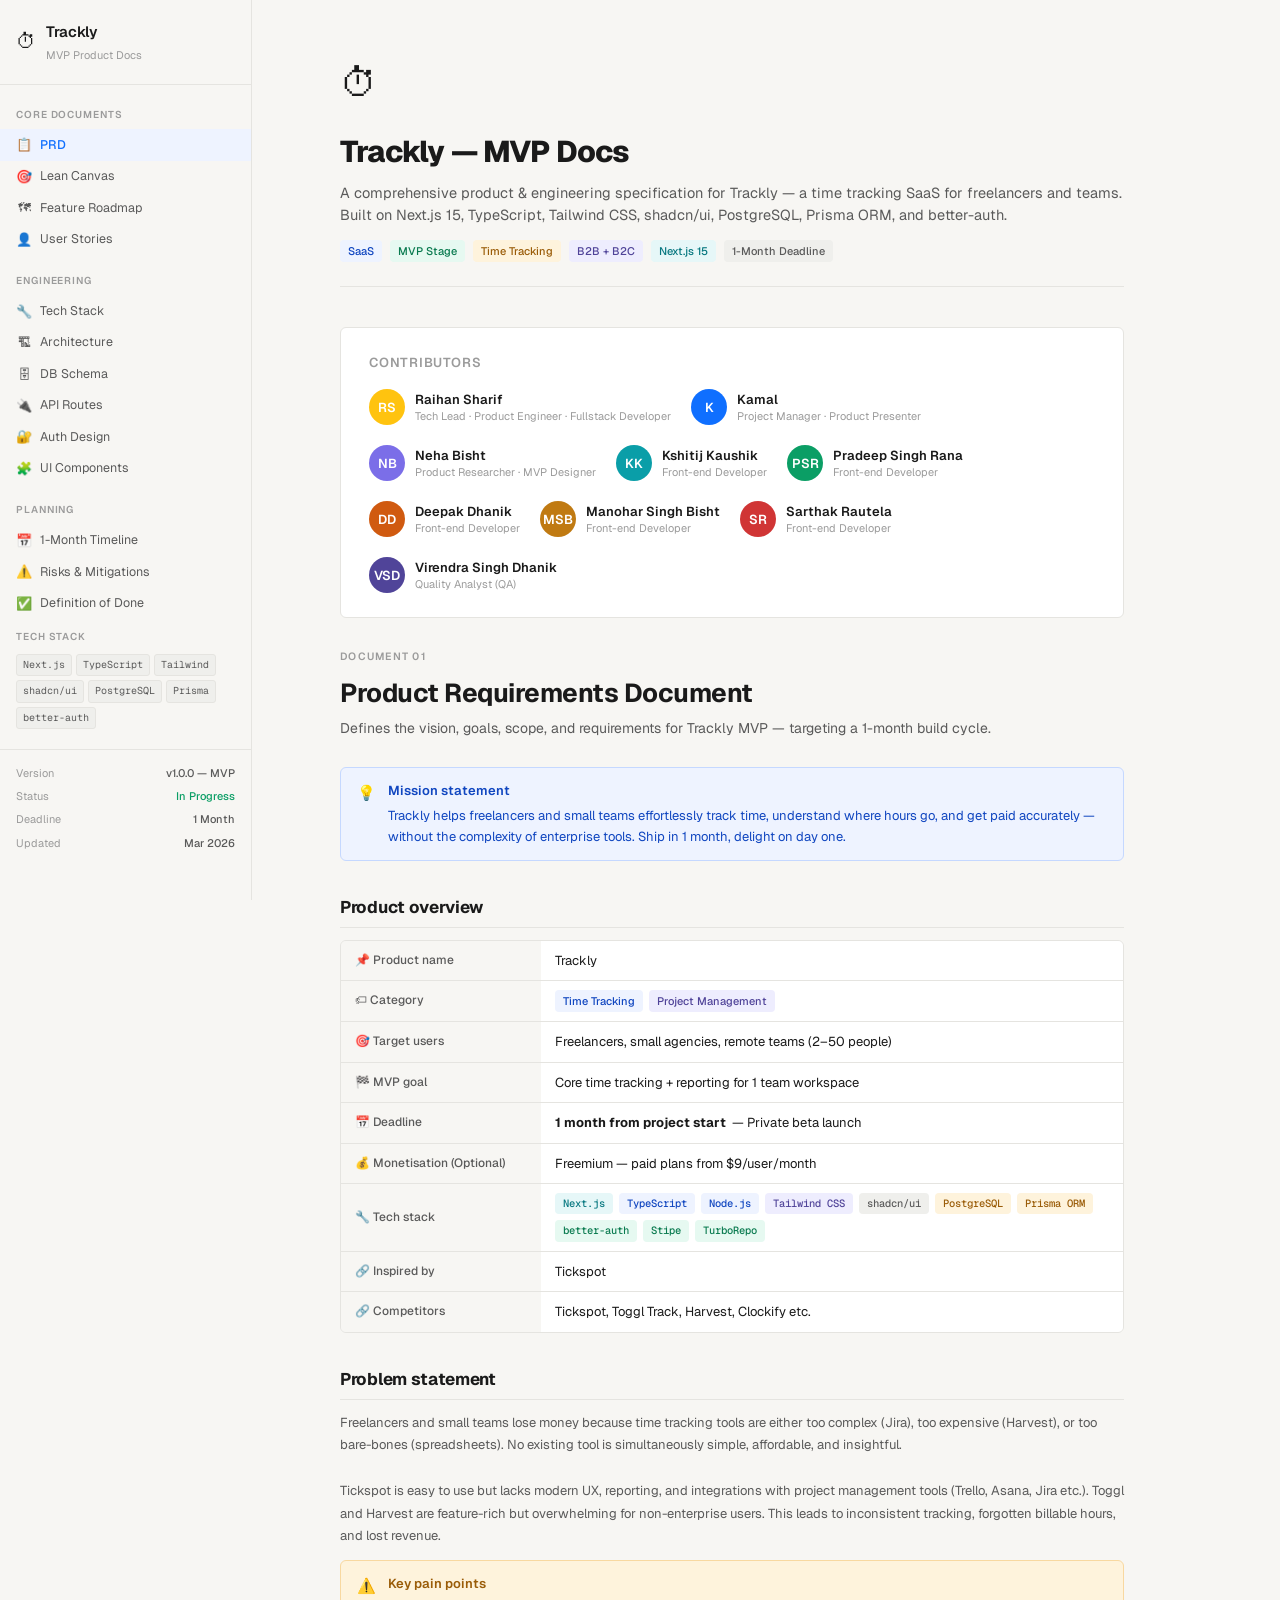
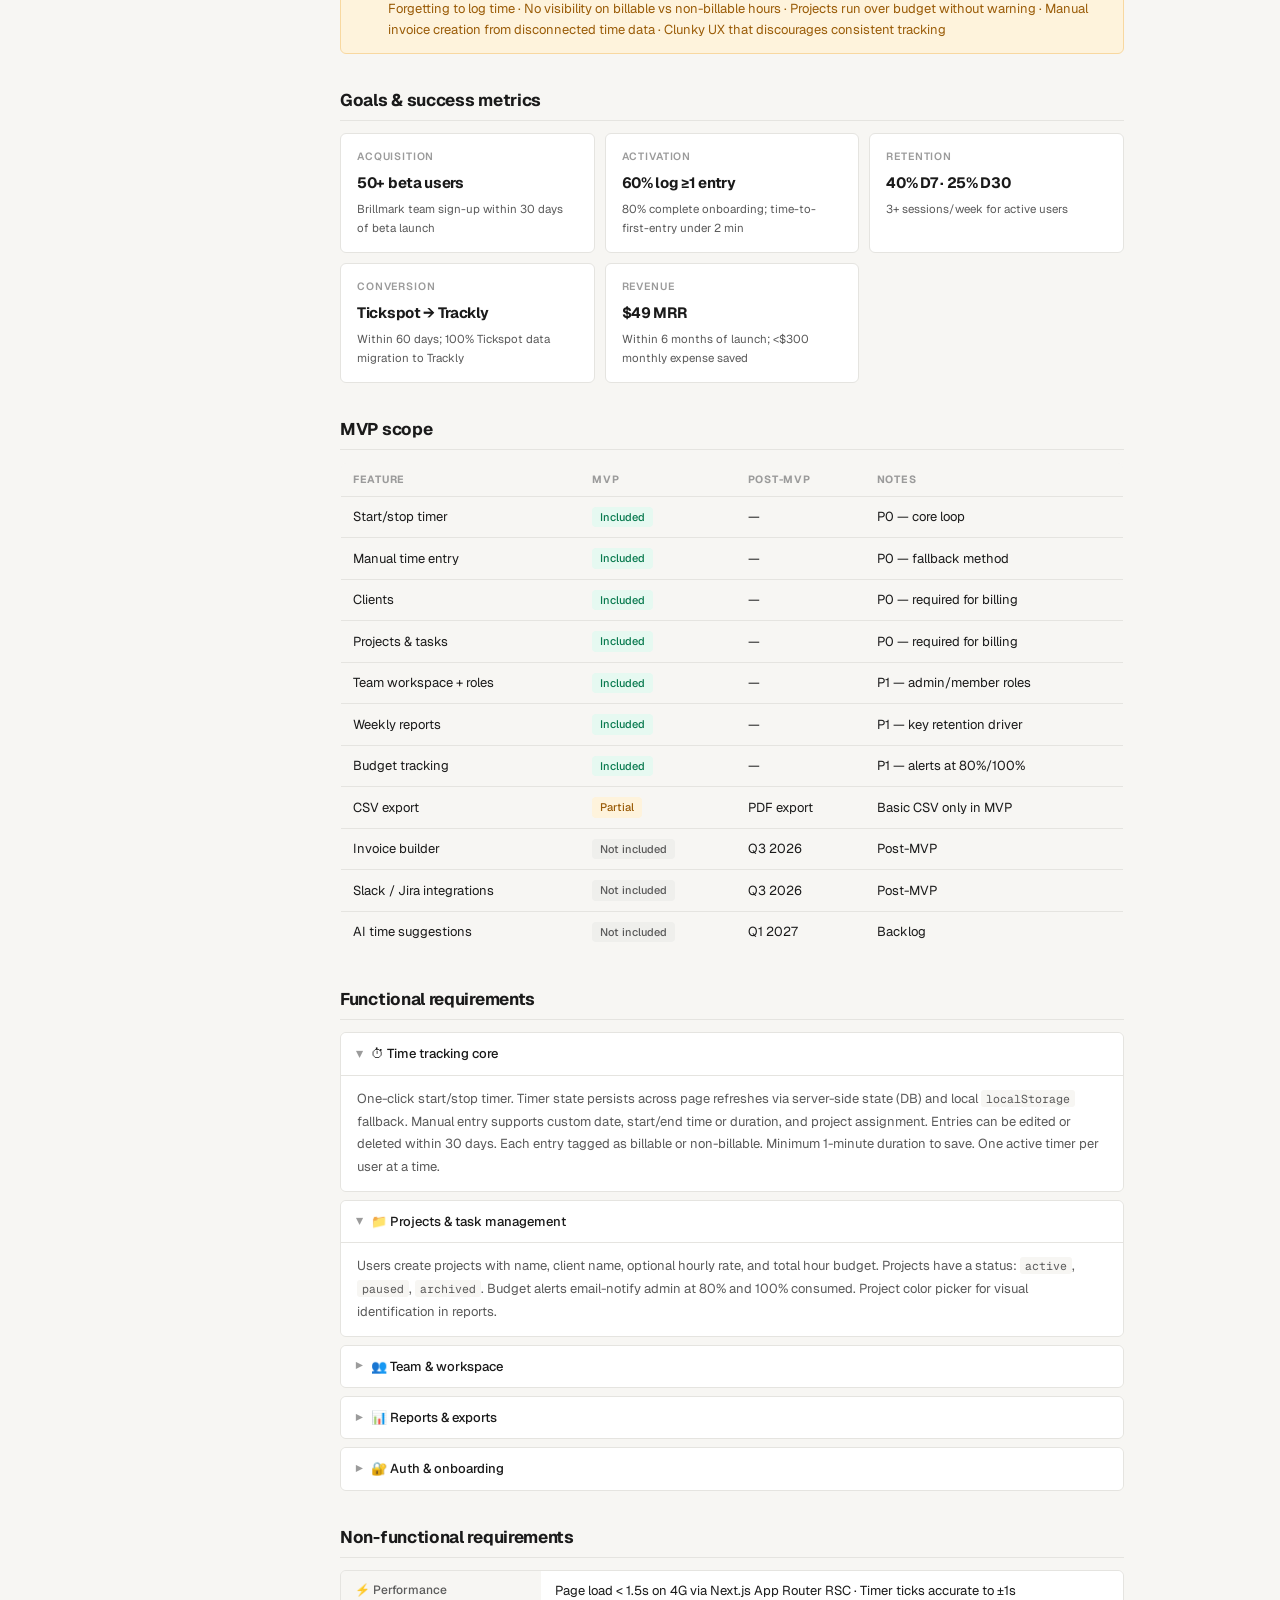
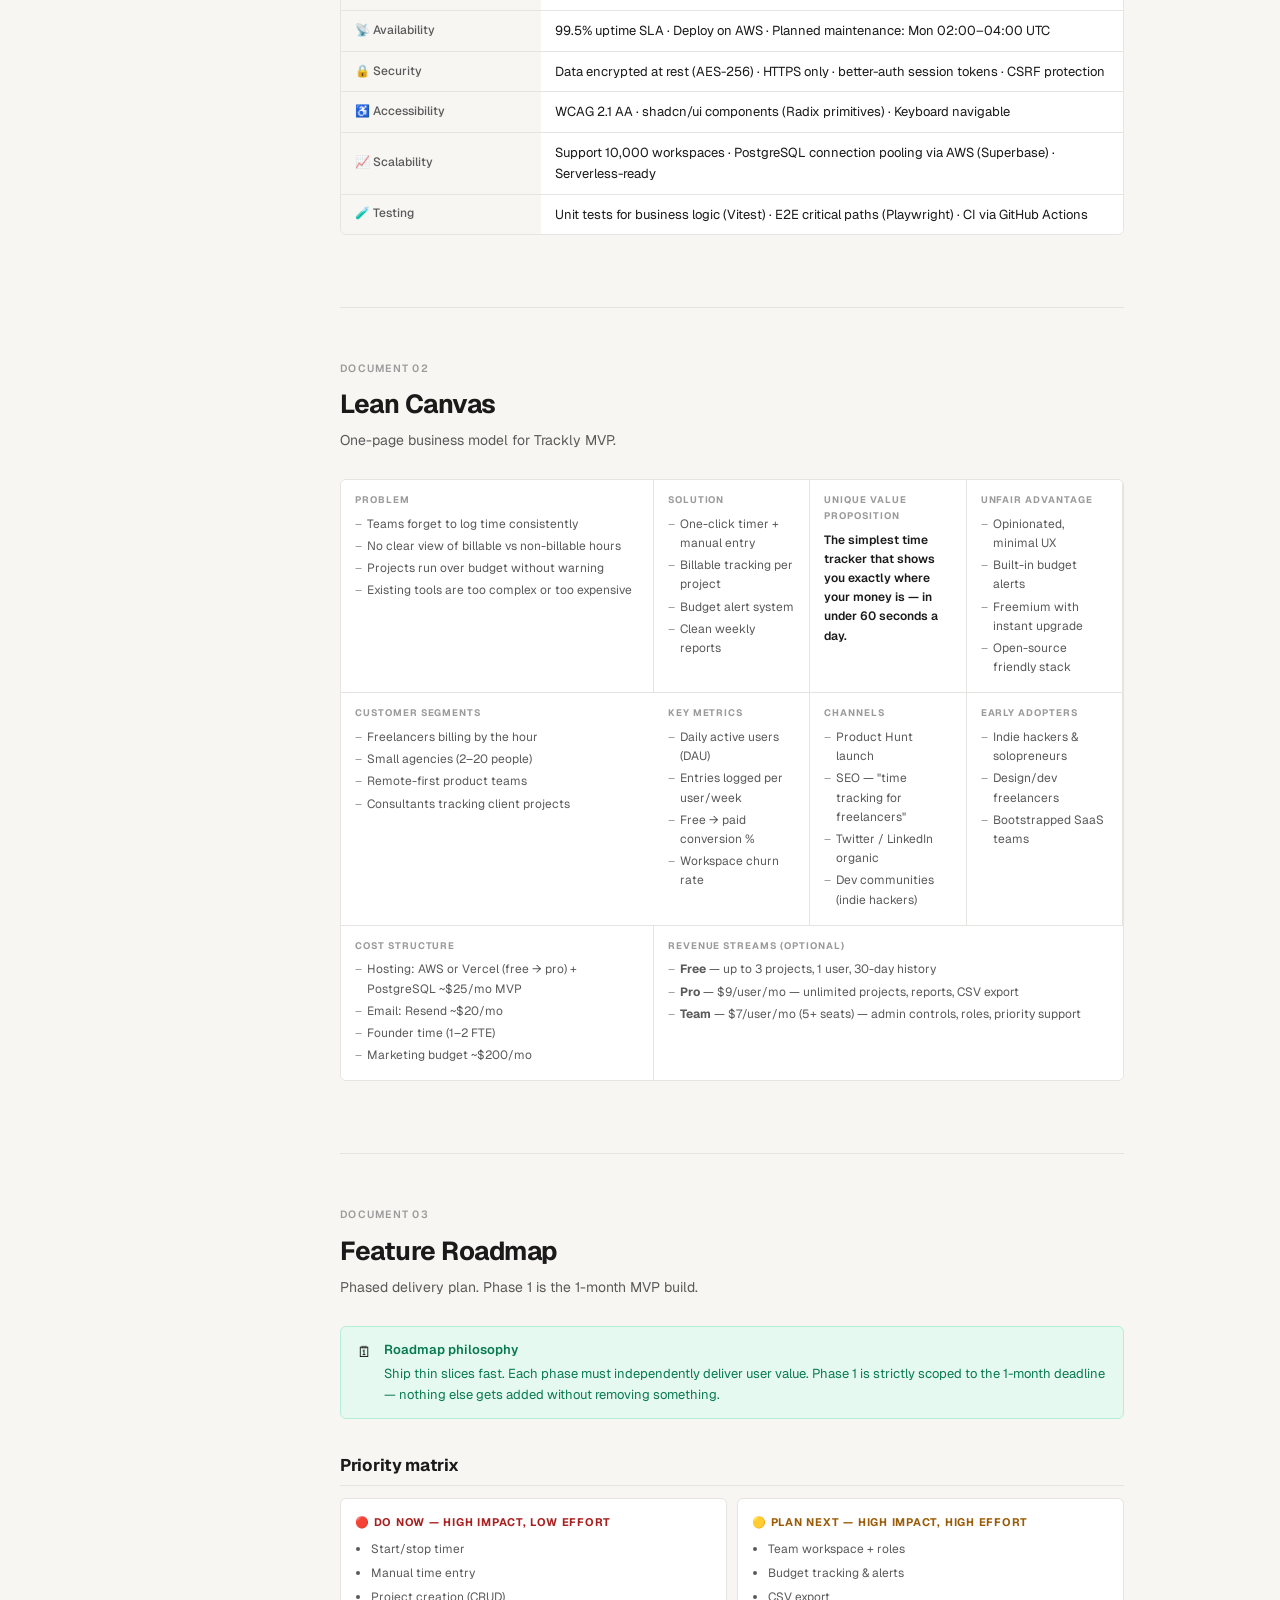
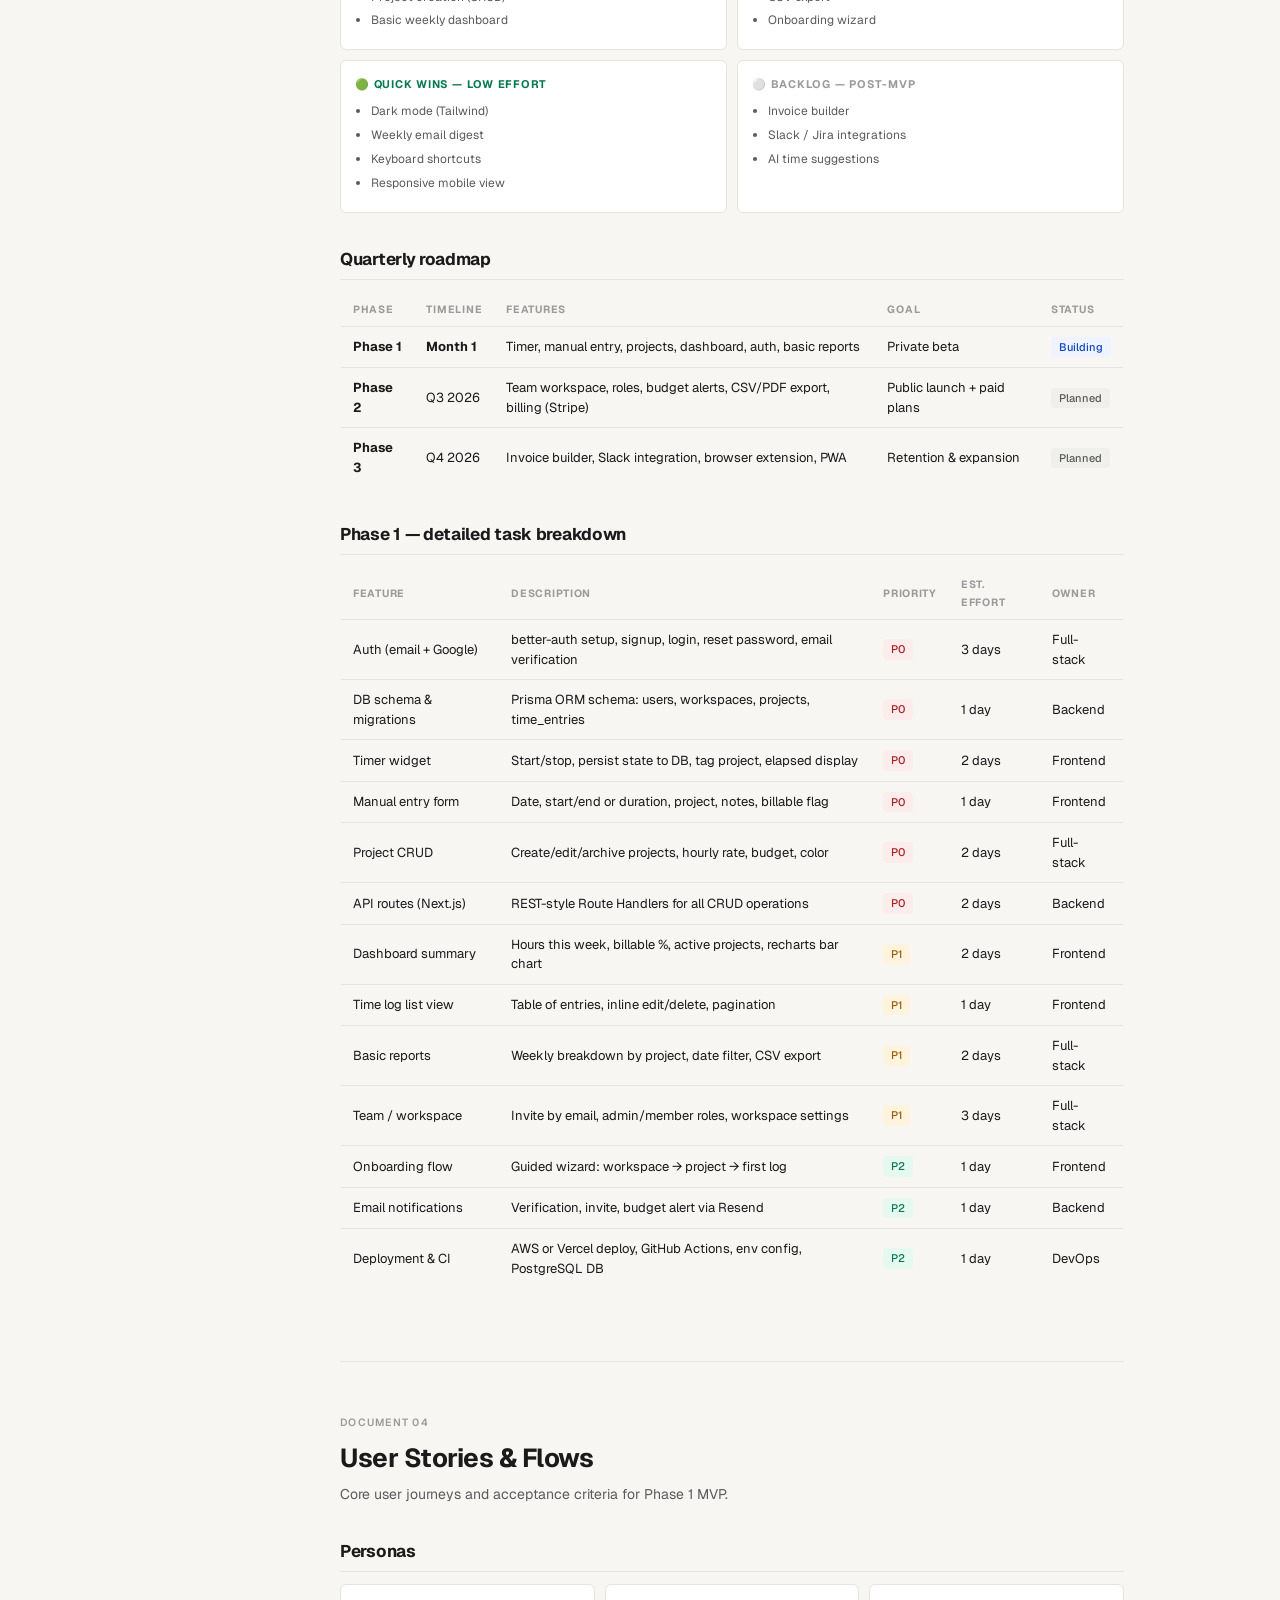
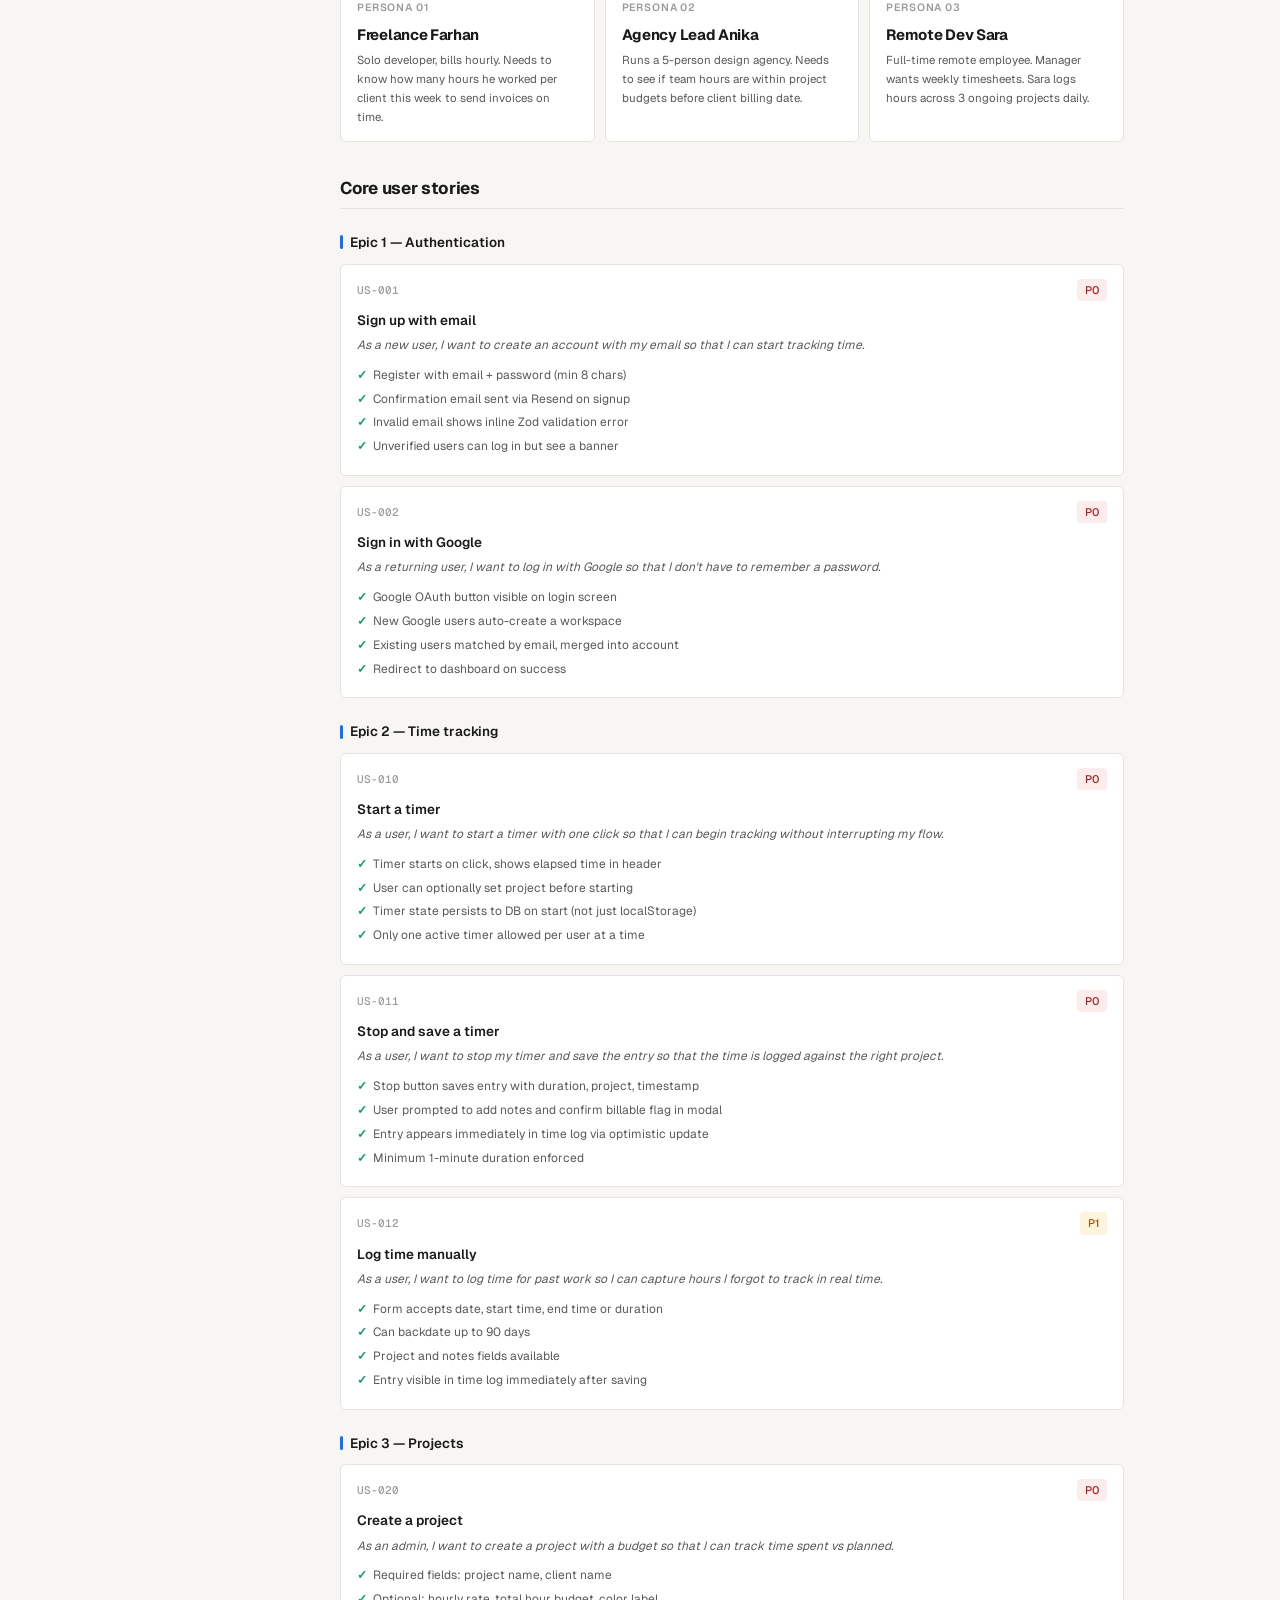
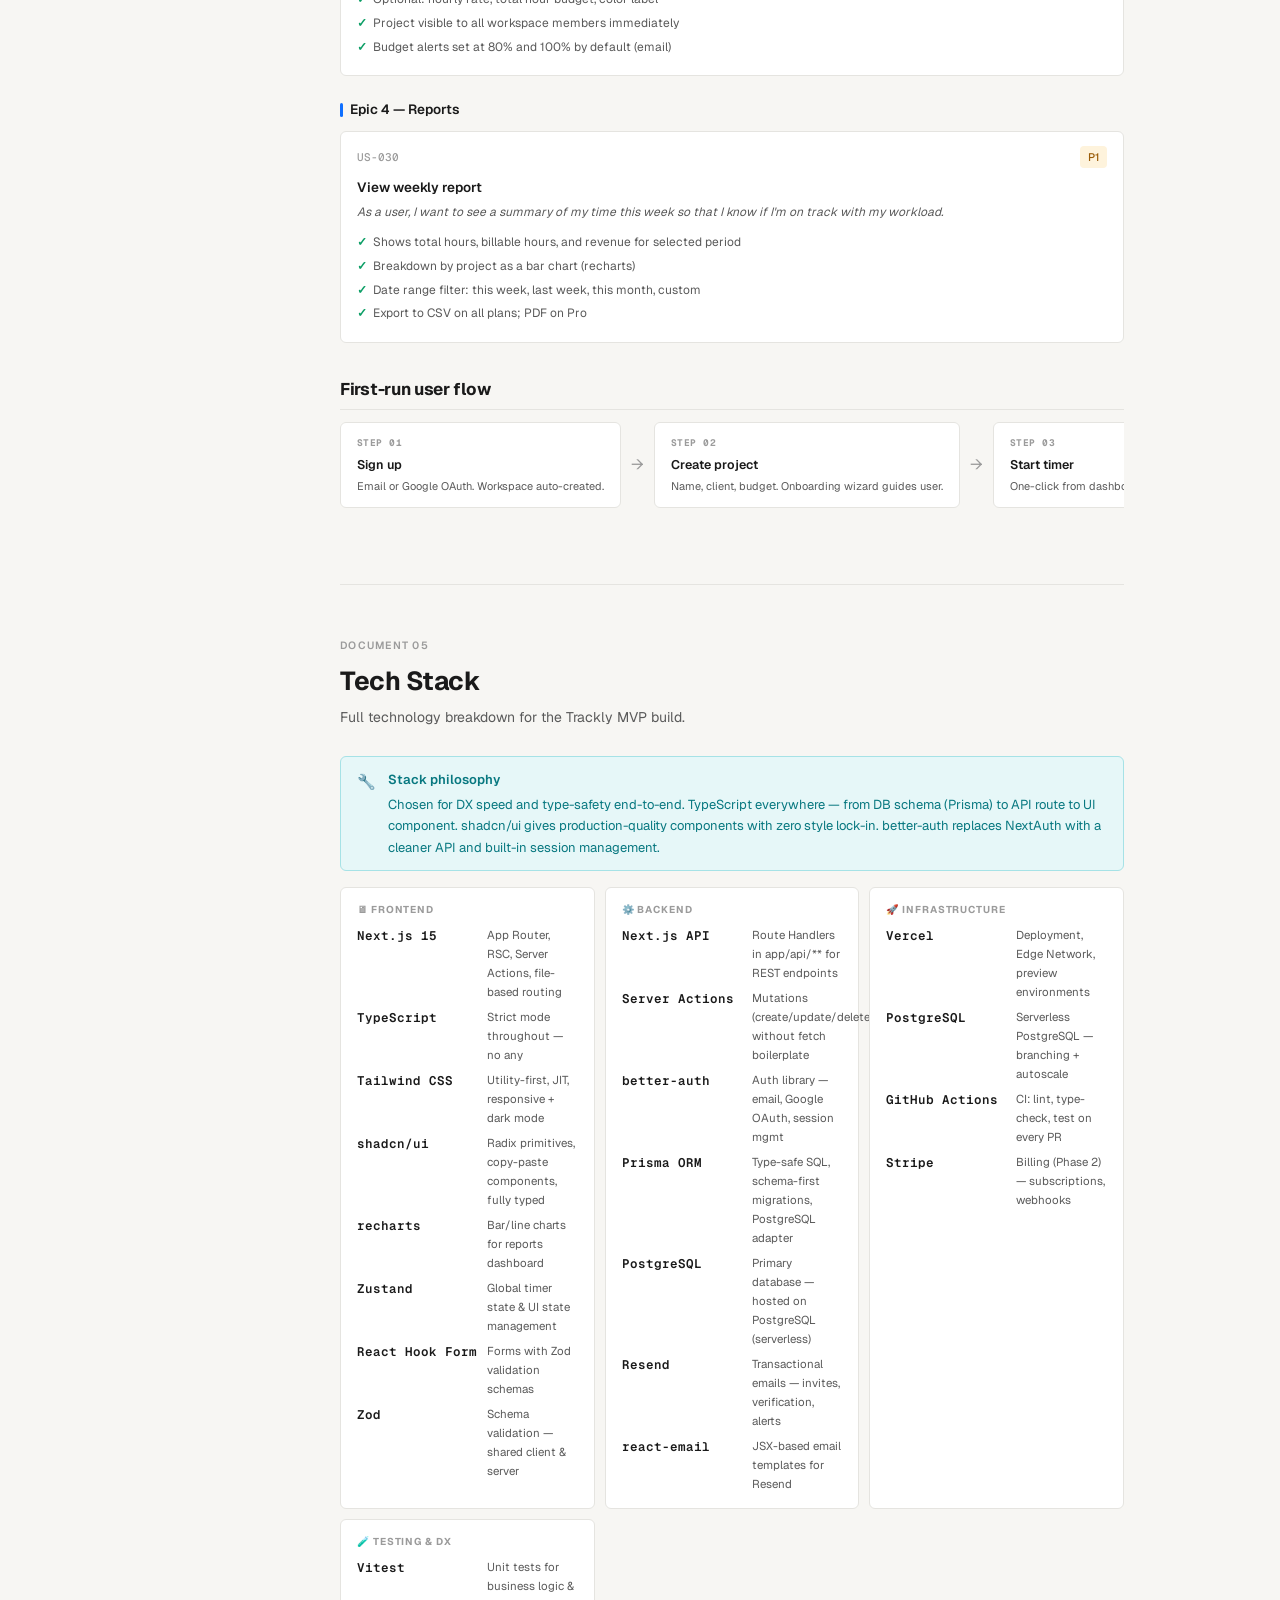
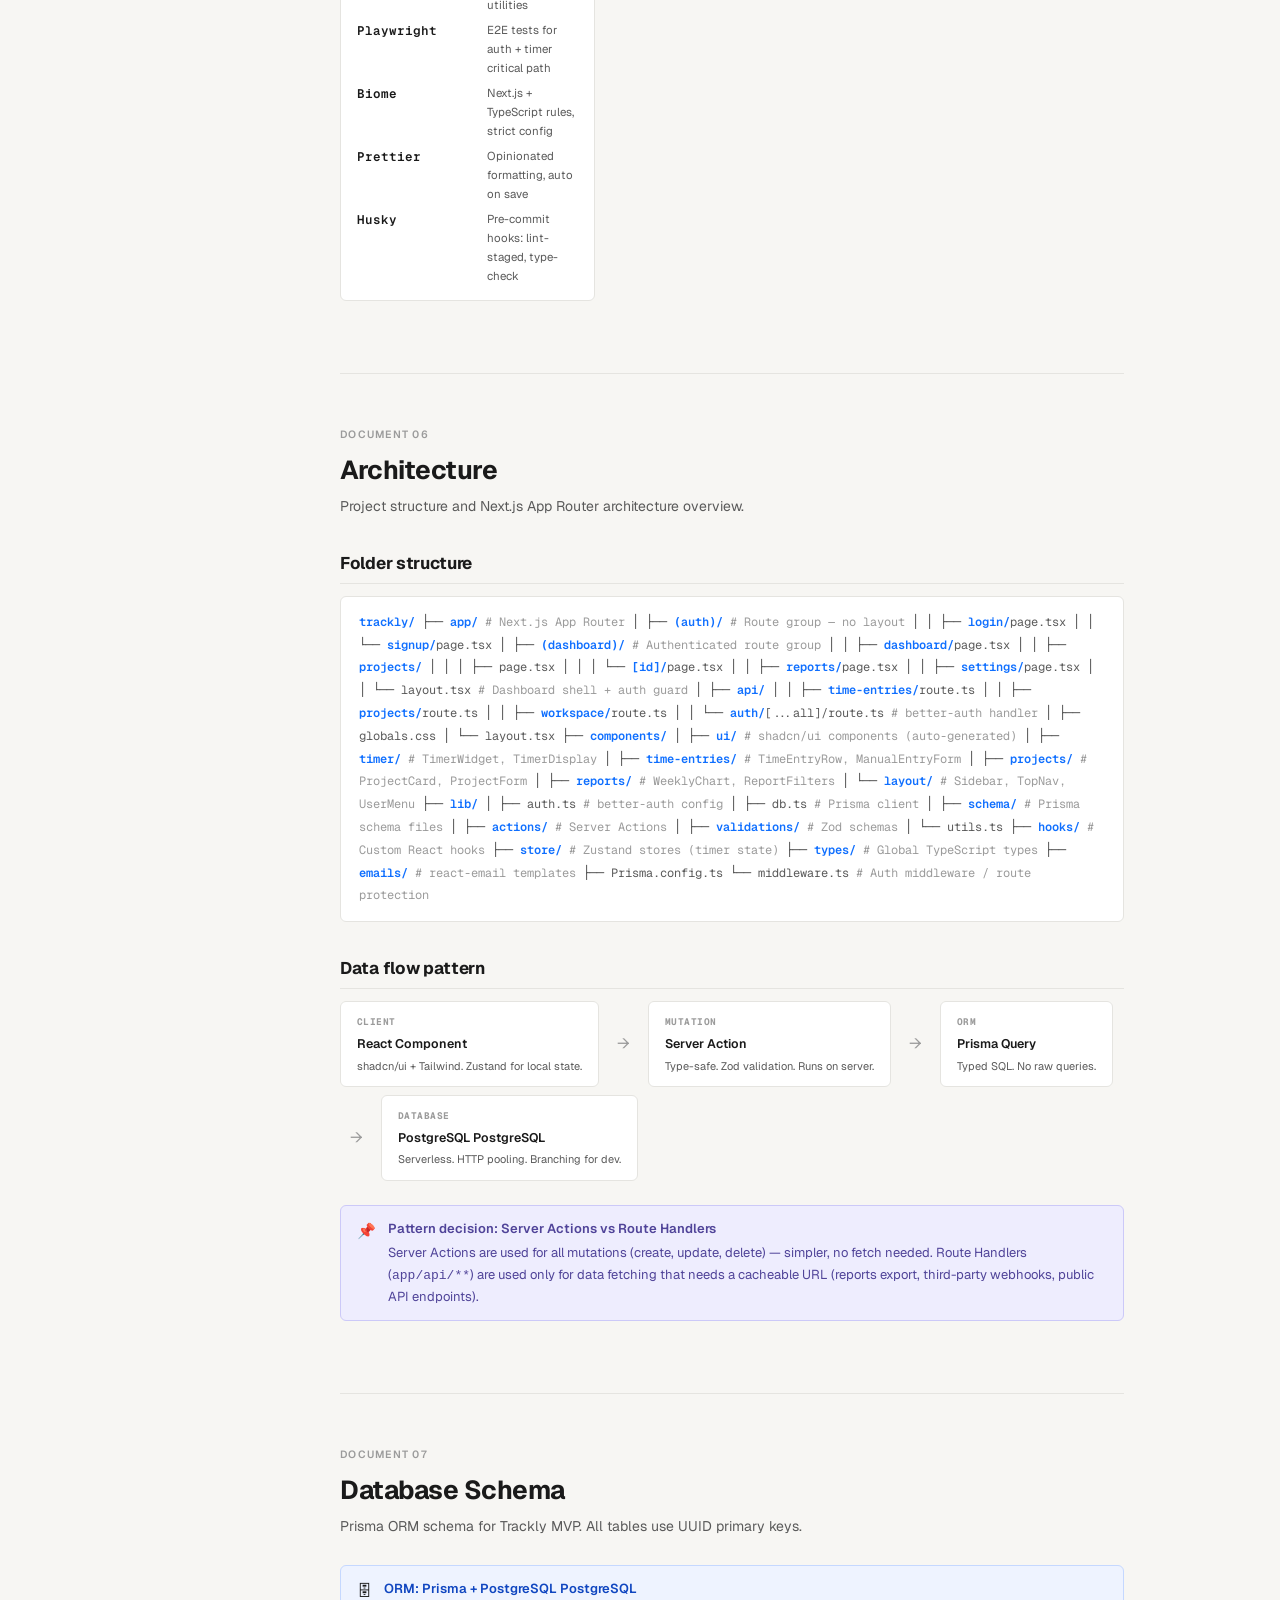
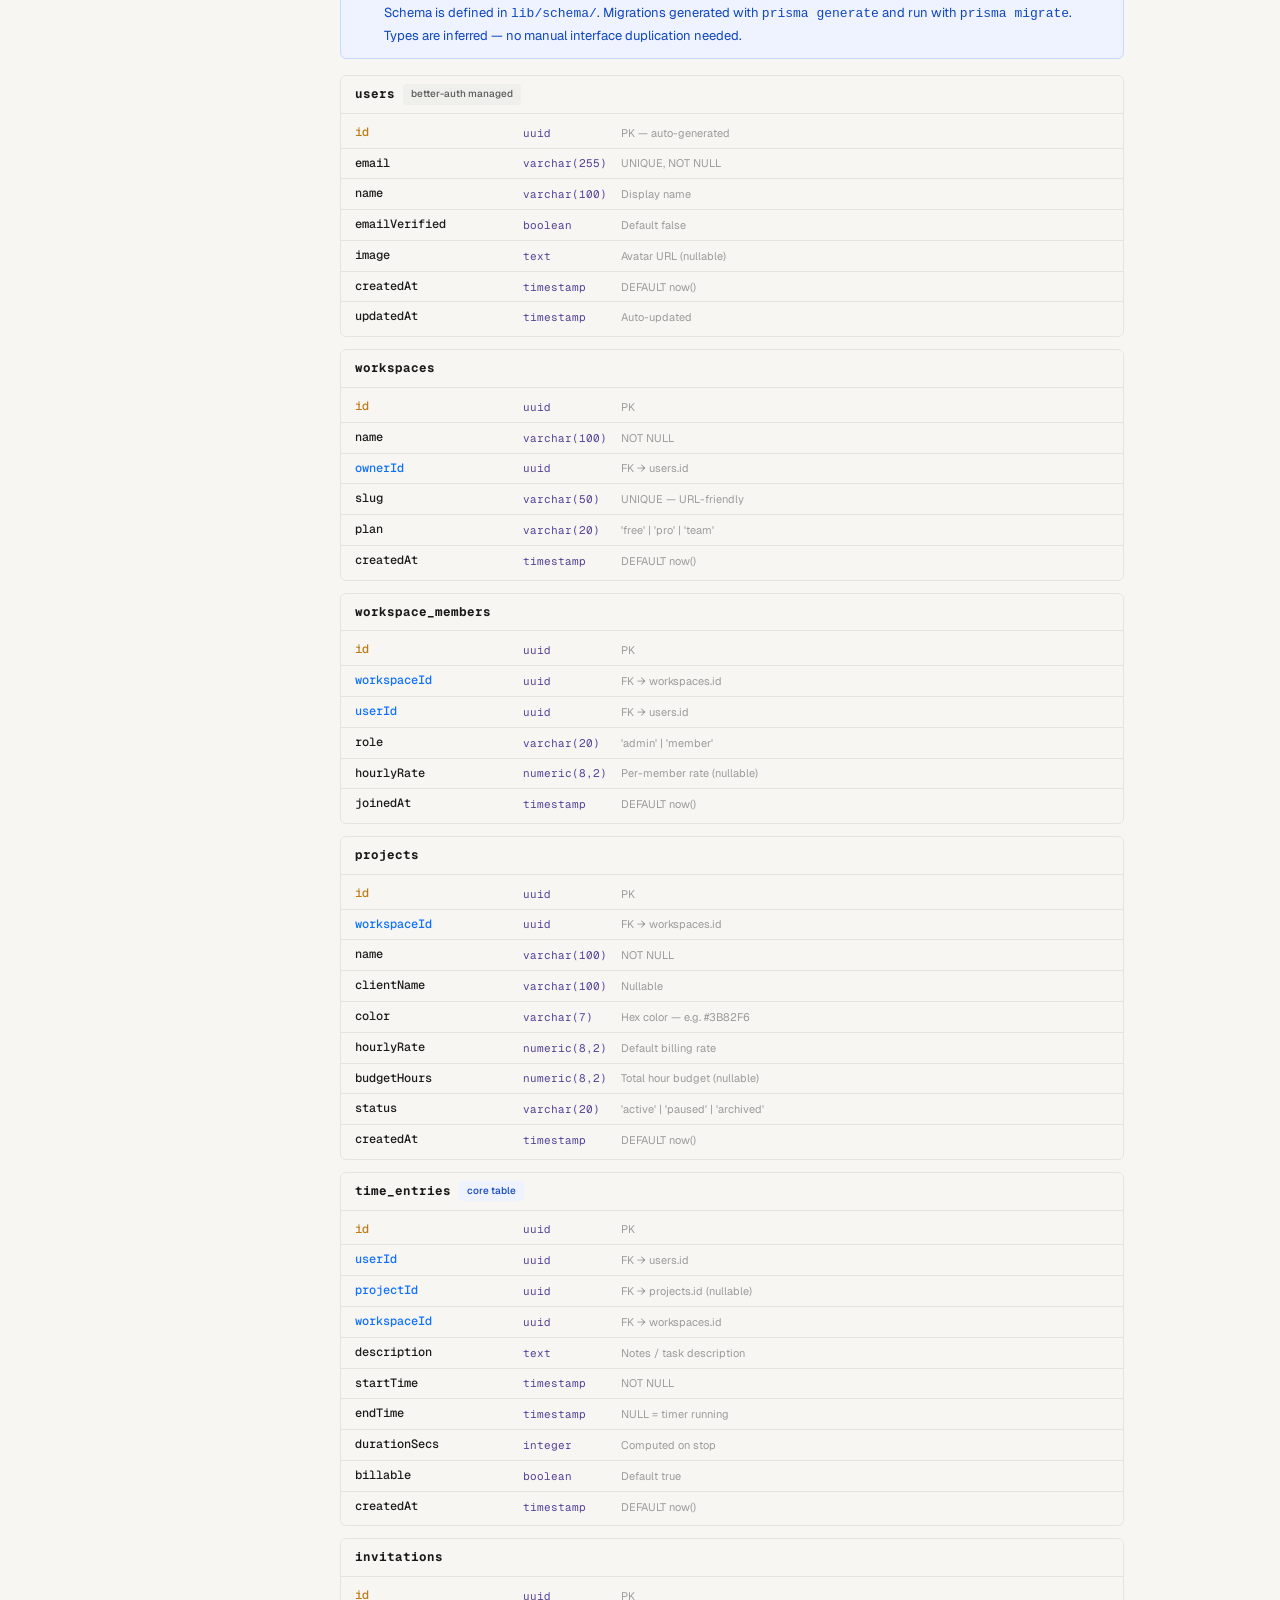
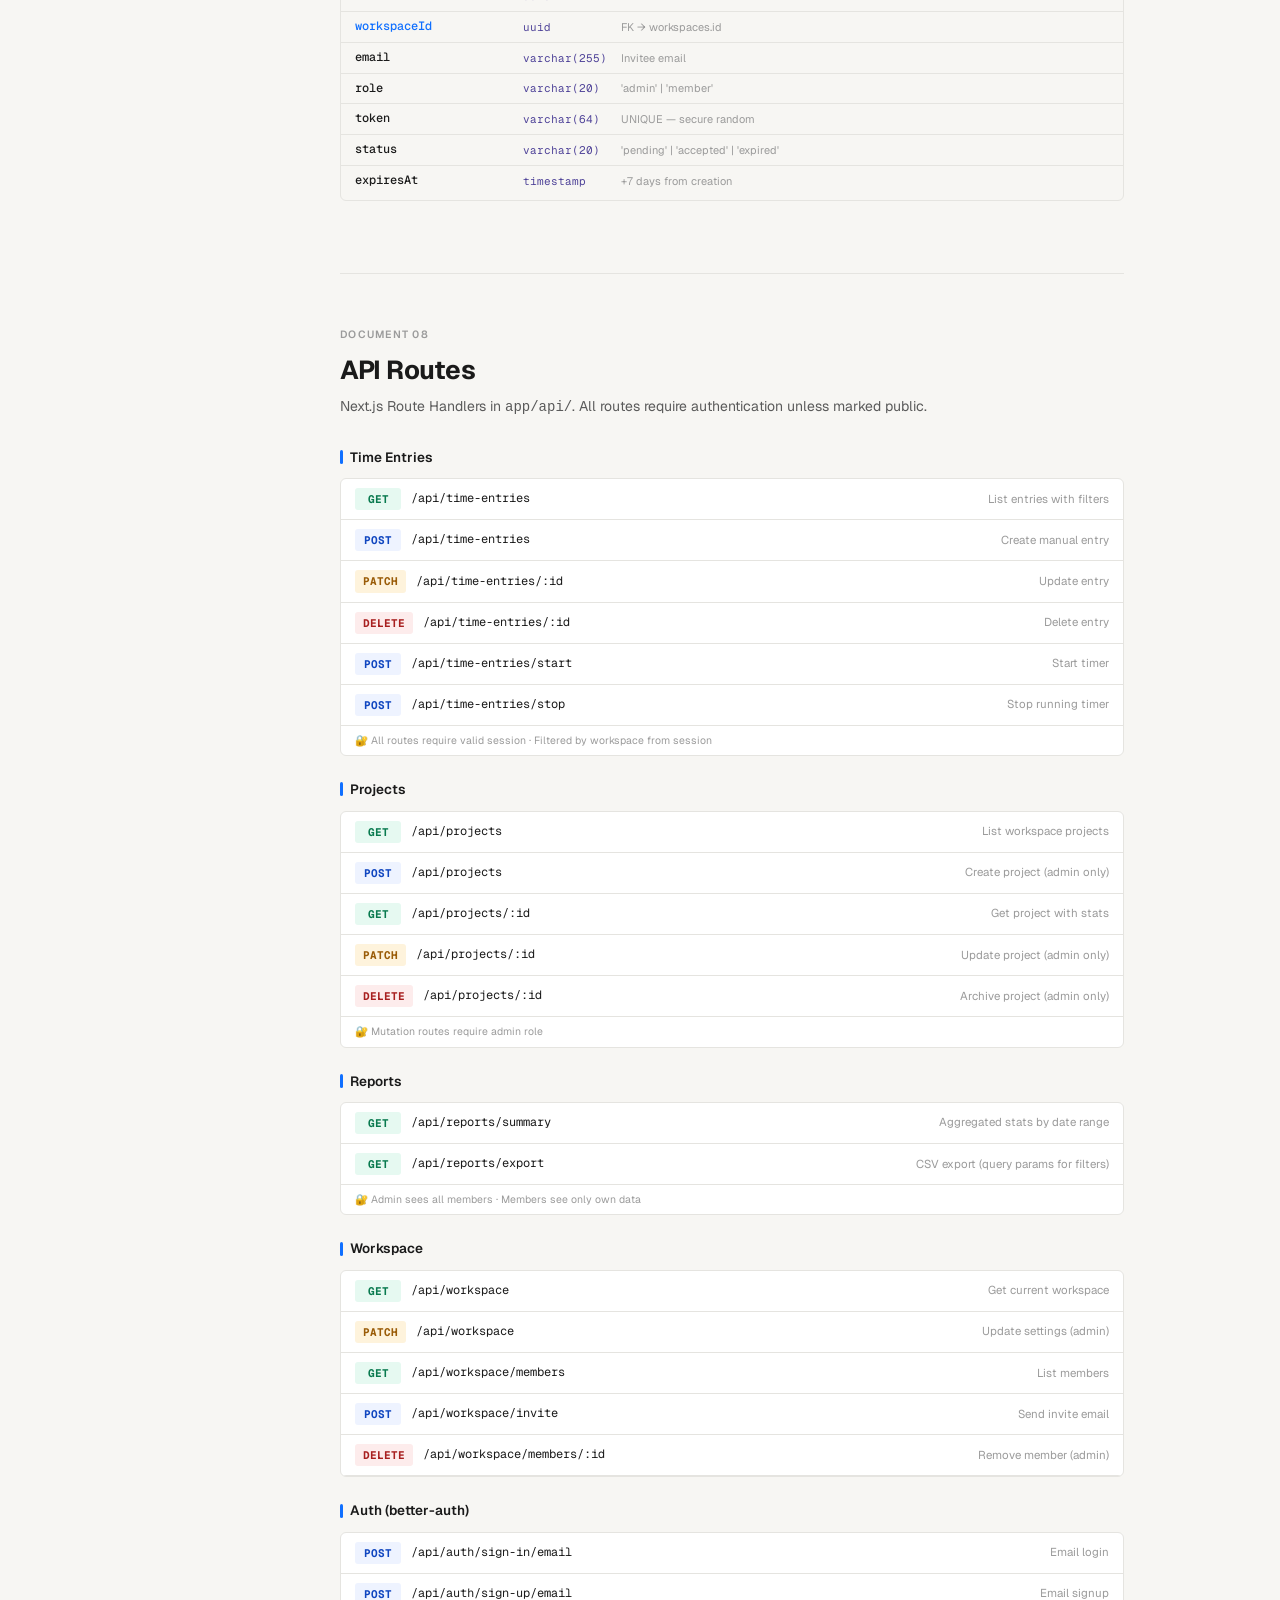
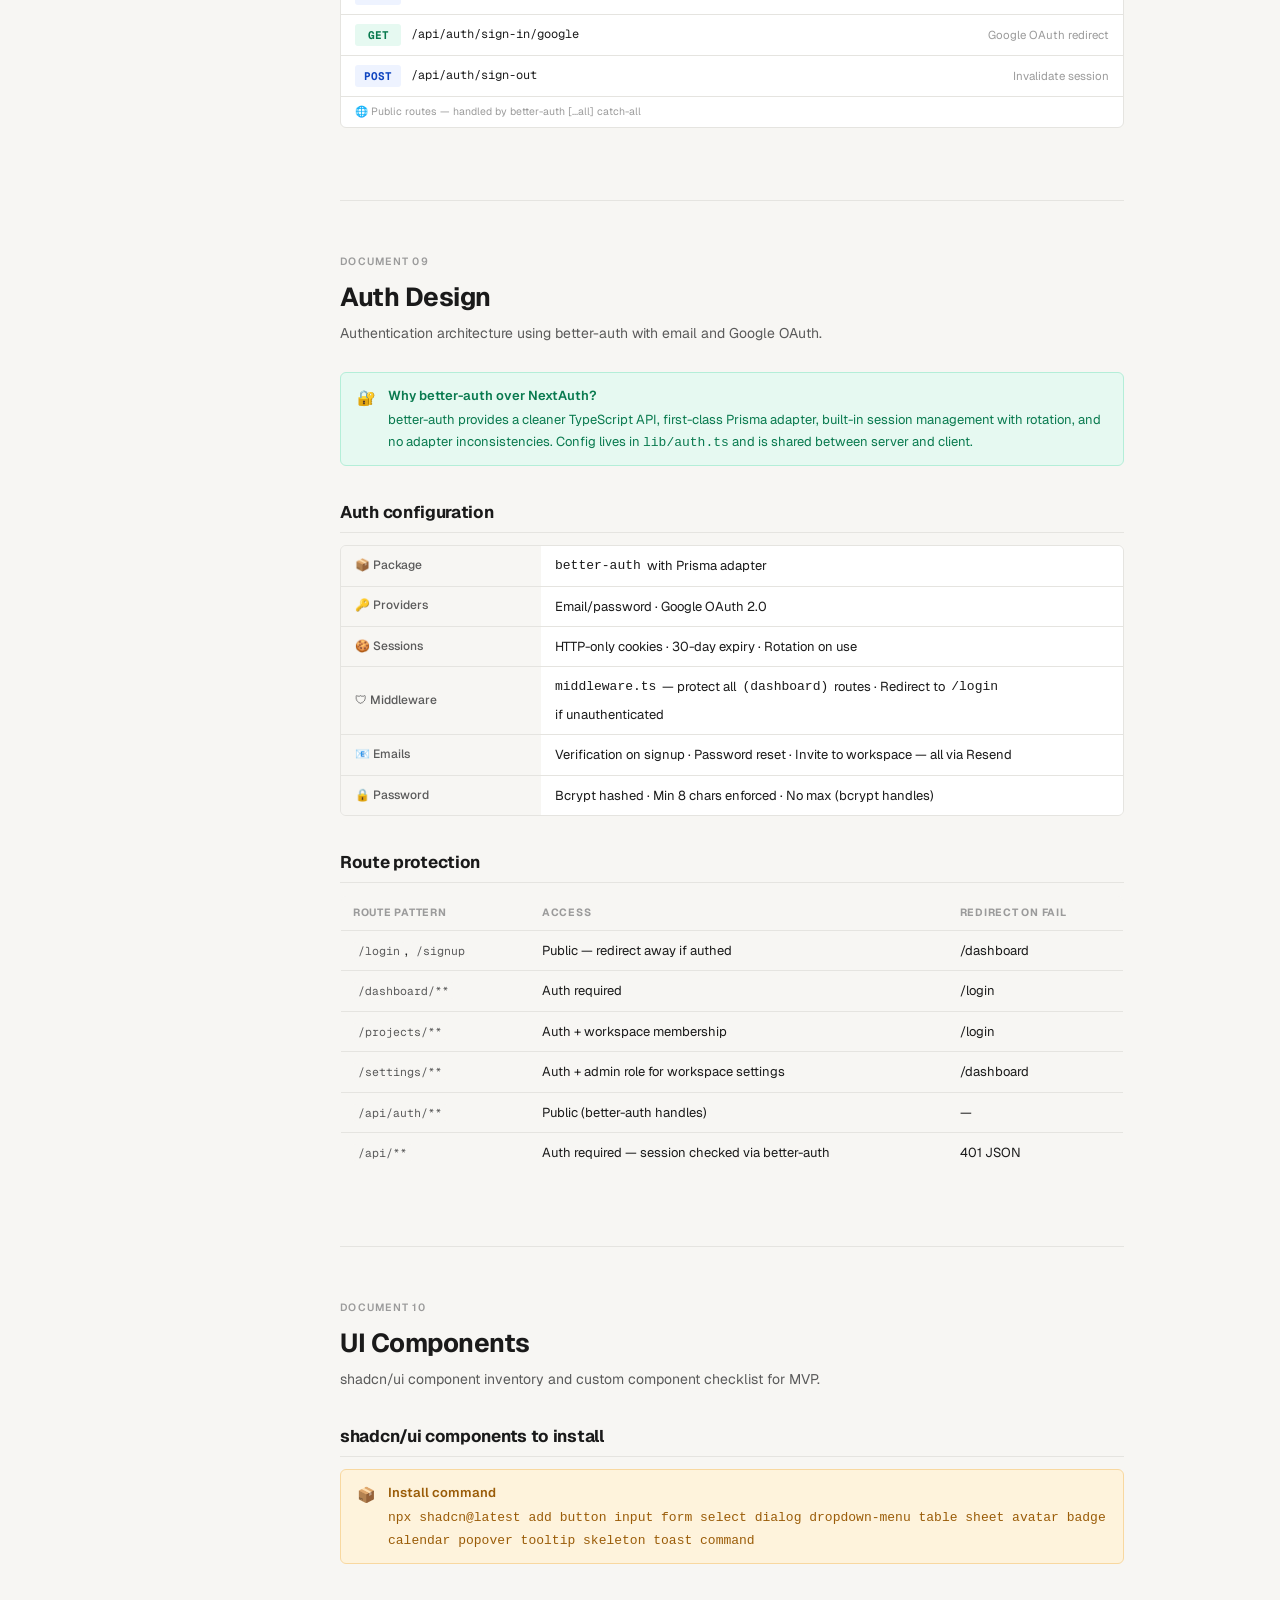
<file: srs.html>
<!doctype html>
<html lang="en">
  <head>
    <meta charset="UTF-8" />
    <meta name="viewport" content="width=device-width, initial-scale=1.0" />
    <title>Trackly — MVP Product Docs v2</title>
    <link
      href="https://fonts.googleapis.com/css2?family=Geist:wght@300;400;500;600;700&family=Geist+Mono:wght@400;500&display=swap"
      rel="stylesheet"
    />
    <style>
      *,
      *::before,
      *::after {
        box-sizing: border-box;
        margin: 0;
        padding: 0;
      }
      :root {
        --bg: #ffffff;
        --bg2: #f7f6f3;
        --bg3: #efefec;
        --text1: #1a1a1a;
        --text2: #5a5a5a;
        --text3: #9b9b9b;
        --border: #e5e4e0;
        --brand: #0f6fff;
        --brand-bg: #eef3ff;
        --brand-text: #1046c0;
        --green: #0b9e65;
        --green-bg: #e6f9f1;
        --green-text: #097a4f;
        --amber: #c07a12;
        --amber-bg: #fef3dc;
        --amber-text: #9a5c08;
        --red: #d03535;
        --red-bg: #fdecec;
        --red-text: #a82020;
        --purple: #7b6ee8;
        --purple-bg: #eeedfe;
        --purple-text: #504499;
        --teal: #0a9ea8;
        --teal-bg: #e6f7f8;
        --teal-text: #087880;
        --orange: #d05a10;
        --orange-bg: #fef0e6;
        --orange-text: #a84210;
        --radius: 6px;
        --font: "Geist", -apple-system, BlinkMacSystemFont, sans-serif;
        --mono: "Geist Mono", "Fira Code", monospace;
      }
      body {
        font-family: var(--font);
        background: var(--bg2);
        color: var(--text1);
        font-size: 14px;
        line-height: 1.65;
      }

      /* Layout */
      .page-wrap {
        display: flex;
        min-height: 100vh;
      }
      .sidebar {
        width: 252px;
        flex-shrink: 0;
        background: var(--bg2);
        border-right: 1px solid var(--border);
        padding: 20px 0;
        position: sticky;
        top: 0;
        height: 100vh;
        overflow-y: auto;
      }
      .main {
        flex: 1;
        padding: 52px 88px 80px;
        max-width: 960px;
      }

      /* Sidebar */
      .sb-logo {
        padding: 0 16px 20px;
        border-bottom: 1px solid var(--border);
        margin-bottom: 14px;
        display: flex;
        align-items: center;
        gap: 10px;
      }
      .sb-logo-icon {
        font-size: 20px;
      }
      .sb-logo-info {
      }
      .sb-logo-name {
        font-size: 15px;
        font-weight: 600;
        color: var(--text1);
      }
      .sb-logo-tag {
        font-size: 11px;
        color: var(--text3);
        margin-top: 1px;
      }
      .sb-section {
        padding: 4px 0 10px;
      }
      .sb-label {
        font-size: 10px;
        font-weight: 600;
        color: var(--text3);
        letter-spacing: 0.09em;
        text-transform: uppercase;
        padding: 4px 16px 6px;
      }
      .sb-item {
        display: flex;
        align-items: center;
        gap: 8px;
        padding: 5px 16px;
        font-size: 12.5px;
        color: var(--text2);
        cursor: pointer;
        text-decoration: none;
        transition: background 0.1s;
      }
      .sb-item:hover {
        background: var(--bg3);
        color: var(--text1);
      }
      .sb-item.active {
        color: var(--brand);
        background: var(--brand-bg);
        font-weight: 500;
      }
      .sb-item-icon {
        font-size: 13px;
        width: 16px;
        text-align: center;
        flex-shrink: 0;
      }
      .sb-sub {
        padding: 2px 16px 2px 40px;
        font-size: 11.5px;
        color: var(--text3);
        cursor: pointer;
        text-decoration: none;
        display: block;
      }
      .sb-sub:hover {
        color: var(--text2);
      }
      .sb-meta {
        padding: 14px 16px;
        border-top: 1px solid var(--border);
        margin-top: 8px;
      }
      .sb-meta-row {
        display: flex;
        justify-content: space-between;
        font-size: 11px;
        color: var(--text3);
        margin-bottom: 5px;
      }
      .sb-meta-row span:last-child {
        color: var(--text2);
        font-weight: 500;
      }
      .sb-stack {
        padding: 0 16px 12px;
      }
      .sb-stack-label {
        font-size: 10px;
        font-weight: 600;
        color: var(--text3);
        letter-spacing: 0.09em;
        text-transform: uppercase;
        margin-bottom: 8px;
      }
      .sb-stack-chips {
        display: flex;
        flex-wrap: wrap;
        gap: 4px;
      }
      .sb-stack-chip {
        font-size: 10px;
        font-family: var(--mono);
        background: var(--bg3);
        color: var(--text2);
        padding: 2px 6px;
        border-radius: 3px;
        border: 1px solid var(--border);
      }

      /* Doc sections */
      .doc-section {
        margin-bottom: 72px;
      }
      .section-eyebrow {
        font-size: 10.5px;
        font-weight: 600;
        letter-spacing: 0.12em;
        text-transform: uppercase;
        color: var(--text3);
        margin-bottom: 6px;
      }
      .section-title {
        font-size: 26px;
        font-weight: 700;
        color: var(--text1);
        margin-bottom: 4px;
        letter-spacing: -0.5px;
      }
      .section-sub {
        font-size: 14px;
        color: var(--text2);
        margin-bottom: 28px;
        line-height: 1.5;
      }
      .divider {
        height: 1px;
        background: var(--border);
        margin: 52px 0;
      }

      /* Callout blocks */
      .callout {
        border-radius: var(--radius);
        padding: 12px 16px;
        margin-bottom: 16px;
        display: flex;
        gap: 12px;
        align-items: flex-start;
        border: 1px solid transparent;
      }
      .callout-icon {
        font-size: 15px;
        flex-shrink: 0;
        margin-top: 1px;
      }
      .callout-content {
        font-size: 13px;
        line-height: 1.65;
      }
      .callout-title {
        font-weight: 600;
        margin-bottom: 3px;
      }
      .callout.blue {
        background: var(--brand-bg);
        border-color: #c5d8ff;
      }
      .callout.blue .callout-title,
      .callout.blue .callout-content {
        color: var(--brand-text);
      }
      .callout.green {
        background: var(--green-bg);
        border-color: #b4eed8;
      }
      .callout.green .callout-title,
      .callout.green .callout-content {
        color: var(--green-text);
      }
      .callout.amber {
        background: var(--amber-bg);
        border-color: #f8d8a0;
      }
      .callout.amber .callout-title,
      .callout.amber .callout-content {
        color: var(--amber-text);
      }
      .callout.purple {
        background: var(--purple-bg);
        border-color: #ccc9f8;
      }
      .callout.purple .callout-title,
      .callout.purple .callout-content {
        color: var(--purple-text);
      }
      .callout.red {
        background: var(--red-bg);
        border-color: #f5c0c0;
      }
      .callout.red .callout-title,
      .callout.red .callout-content {
        color: var(--red-text);
      }
      .callout.teal {
        background: var(--teal-bg);
        border-color: #a6e2e6;
      }
      .callout.teal .callout-title,
      .callout.teal .callout-content {
        color: var(--teal-text);
      }

      /* Property rows */
      .prop-grid {
        display: grid;
        grid-template-columns: 200px 1fr;
        gap: 0;
        border: 1px solid var(--border);
        border-radius: var(--radius);
        overflow: hidden;
        margin-bottom: 20px;
      }
      .prop-row {
        display: contents;
      }
      .prop-row:not(:last-child) .prop-key,
      .prop-row:not(:last-child) .prop-val {
        border-bottom: 1px solid var(--border);
      }
      .prop-key {
        background: var(--bg2);
        padding: 9px 14px;
        font-size: 12px;
        font-weight: 500;
        color: var(--text2);
        display: flex;
        align-items: center;
        gap: 7px;
      }
      .prop-val {
        background: var(--bg);
        padding: 9px 14px;
        font-size: 13px;
        color: var(--text1);
        display: flex;
        align-items: center;
        gap: 6px;
        flex-wrap: wrap;
      }

      /* Tags */
      .tag {
        display: inline-flex;
        align-items: center;
        padding: 2px 8px;
        border-radius: 4px;
        font-size: 11px;
        font-weight: 500;
      }
      .tag-blue {
        background: var(--brand-bg);
        color: var(--brand-text);
      }
      .tag-green {
        background: var(--green-bg);
        color: var(--green-text);
      }
      .tag-amber {
        background: var(--amber-bg);
        color: var(--amber-text);
      }
      .tag-red {
        background: var(--red-bg);
        color: var(--red-text);
      }
      .tag-purple {
        background: var(--purple-bg);
        color: var(--purple-text);
      }
      .tag-gray {
        background: var(--bg3);
        color: var(--text2);
      }
      .tag-teal {
        background: var(--teal-bg);
        color: var(--teal-text);
      }
      .tag-orange {
        background: var(--orange-bg);
        color: var(--orange-text);
      }
      .tag-mono {
        font-family: var(--mono);
        font-size: 10.5px;
      }

      /* Headings */
      .h2 {
        font-size: 17px;
        font-weight: 700;
        color: var(--text1);
        margin: 32px 0 12px;
        letter-spacing: -0.3px;
        padding-bottom: 6px;
        border-bottom: 1px solid var(--border);
      }
      .h3 {
        font-size: 13.5px;
        font-weight: 600;
        color: var(--text1);
        margin: 22px 0 10px;
        display: flex;
        align-items: center;
        gap: 7px;
      }
      .h3::before {
        content: "";
        width: 3px;
        height: 14px;
        background: var(--brand);
        border-radius: 2px;
        display: inline-block;
      }
      .body-text {
        font-size: 13px;
        color: var(--text2);
        line-height: 1.75;
        margin-bottom: 12px;
      }

      /* Toggle */
      .toggle {
        border: 1px solid var(--border);
        border-radius: var(--radius);
        margin-bottom: 8px;
        overflow: hidden;
      }
      .toggle-head {
        padding: 10px 14px;
        font-size: 13px;
        font-weight: 500;
        cursor: pointer;
        display: flex;
        align-items: center;
        gap: 8px;
        background: var(--bg);
        user-select: none;
      }
      .toggle-head:hover {
        background: var(--bg2);
      }
      .toggle-arrow {
        font-size: 10px;
        color: var(--text3);
        transition: transform 0.18s;
      }
      .toggle-body {
        padding: 12px 16px;
        font-size: 13px;
        color: var(--text2);
        line-height: 1.75;
        border-top: 1px solid var(--border);
        background: var(--bg);
        display: none;
      }
      .toggle-body ul {
        padding-left: 18px;
        margin-top: 4px;
      }
      .toggle-body ul li {
        margin-bottom: 4px;
      }
      .toggle-body code {
        font-family: var(--mono);
        font-size: 11.5px;
        background: var(--bg2);
        padding: 1px 5px;
        border-radius: 3px;
      }
      .toggle.open .toggle-body {
        display: block;
      }
      .toggle.open .toggle-arrow {
        transform: rotate(90deg);
      }

      /* Cards grid */
      .card-grid {
        display: grid;
        grid-template-columns: repeat(auto-fit, minmax(190px, 1fr));
        gap: 10px;
        margin-bottom: 20px;
      }
      .card {
        background: var(--bg);
        border: 1px solid var(--border);
        border-radius: var(--radius);
        padding: 14px 16px;
      }
      .card-label {
        font-size: 10.5px;
        font-weight: 600;
        color: var(--text3);
        text-transform: uppercase;
        letter-spacing: 0.08em;
        margin-bottom: 6px;
      }
      .card-value {
        font-size: 15px;
        font-weight: 700;
        color: var(--text1);
        margin-bottom: 4px;
        letter-spacing: -0.3px;
      }
      .card-desc {
        font-size: 11.5px;
        color: var(--text2);
      }

      /* User story */
      .story-card {
        background: var(--bg);
        border: 1px solid var(--border);
        border-radius: var(--radius);
        padding: 14px 16px;
        margin-bottom: 10px;
      }
      .story-header {
        display: flex;
        align-items: center;
        justify-content: space-between;
        margin-bottom: 8px;
      }
      .story-id {
        font-size: 11px;
        font-weight: 500;
        color: var(--text3);
        font-family: var(--mono);
      }
      .story-title {
        font-size: 13.5px;
        font-weight: 600;
        color: var(--text1);
        margin-bottom: 5px;
      }
      .story-desc {
        font-size: 12px;
        color: var(--text2);
        line-height: 1.65;
        margin-bottom: 10px;
        font-style: italic;
      }
      .story-ac {
        font-size: 12px;
        color: var(--text2);
      }
      .story-ac li {
        margin-bottom: 4px;
        list-style: none;
        padding-left: 16px;
        position: relative;
      }
      .story-ac li::before {
        content: "✓";
        position: absolute;
        left: 0;
        color: var(--green);
        font-weight: 700;
      }

      /* Tables */
      .table {
        width: 100%;
        border-collapse: collapse;
        border: 1px solid var(--border);
        border-radius: var(--radius);
        overflow: hidden;
        margin-bottom: 20px;
        font-size: 13px;
      }
      .table th {
        background: var(--bg2);
        padding: 8px 12px;
        text-align: left;
        font-size: 10.5px;
        font-weight: 700;
        color: var(--text3);
        text-transform: uppercase;
        letter-spacing: 0.07em;
        border-bottom: 1px solid var(--border);
      }
      .table td {
        padding: 10px 12px;
        border-bottom: 1px solid var(--border);
        color: var(--text1);
        vertical-align: middle;
        line-height: 1.5;
      }
      .table tr:last-child td {
        border-bottom: none;
      }
      .table tr:hover td {
        background: var(--bg2);
      }
      .table td code {
        font-family: var(--mono);
        font-size: 11.5px;
        background: var(--bg2);
        padding: 1px 5px;
        border-radius: 3px;
        color: var(--text2);
      }

      /* Timeline / sprint table */
      .sprint-block {
        border: 1px solid var(--border);
        border-radius: var(--radius);
        margin-bottom: 14px;
        overflow: hidden;
      }
      .sprint-header {
        background: var(--bg2);
        padding: 10px 14px;
        display: flex;
        align-items: center;
        justify-content: space-between;
        border-bottom: 1px solid var(--border);
      }
      .sprint-title {
        font-size: 13px;
        font-weight: 700;
        color: var(--text1);
      }
      .sprint-dates {
        font-size: 11px;
        font-family: var(--mono);
        color: var(--text3);
      }
      .sprint-goal {
        font-size: 12px;
        color: var(--text2);
        padding: 8px 14px 4px;
        border-bottom: 1px solid var(--border);
      }
      .sprint-items {
        padding: 4px 0;
      }
      .sprint-item {
        padding: 7px 14px;
        display: flex;
        align-items: flex-start;
        gap: 10px;
        font-size: 12.5px;
        border-bottom: 1px solid var(--border);
      }
      .sprint-item:last-child {
        border-bottom: none;
      }
      .sprint-item-text {
        flex: 1;
        color: var(--text1);
      }
      .sprint-item-sub {
        font-size: 11px;
        color: var(--text3);
        margin-top: 2px;
        font-family: var(--mono);
      }

      /* Lean Canvas */
      .canvas-grid {
        display: grid;
        grid-template-columns: repeat(5, 1fr);
        gap: 0;
        border: 1px solid var(--border);
        border-radius: var(--radius);
        overflow: hidden;
        margin-bottom: 20px;
      }
      .canvas-cell {
        border-right: 1px solid var(--border);
        border-bottom: 1px solid var(--border);
        padding: 12px 14px;
        background: var(--bg);
      }
      .canvas-cell:nth-child(5n) {
        border-right: none;
      }
      .canvas-cell.span2 {
        grid-column: span 2;
      }
      .canvas-cell.span3 {
        grid-column: span 3;
      }
      .canvas-cell.full {
        grid-column: span 5;
      }
      .canvas-cell.no-bottom {
        border-bottom: none;
      }
      .canvas-cell-label {
        font-size: 9.5px;
        font-weight: 700;
        color: var(--text3);
        text-transform: uppercase;
        letter-spacing: 0.1em;
        margin-bottom: 7px;
      }
      .canvas-cell-content {
        font-size: 12px;
        color: var(--text2);
        line-height: 1.6;
      }
      .canvas-cell-content li {
        list-style: none;
        padding-left: 12px;
        position: relative;
        margin-bottom: 3px;
      }
      .canvas-cell-content li::before {
        content: "–";
        position: absolute;
        left: 0;
        color: var(--text3);
      }

      /* Flow */
      .flow {
        display: flex;
        align-items: stretch;
        gap: 0;
        margin-bottom: 20px;
        overflow-x: auto;
        padding-bottom: 4px;
      }
      .flow-step {
        background: var(--bg);
        border: 1px solid var(--border);
        border-radius: var(--radius);
        padding: 12px 16px;
        min-width: 130px;
        flex-shrink: 0;
      }
      .flow-step-num {
        font-size: 9.5px;
        font-weight: 700;
        color: var(--text3);
        margin-bottom: 4px;
        font-family: var(--mono);
        letter-spacing: 0.05em;
      }
      .flow-step-title {
        font-size: 12.5px;
        font-weight: 600;
        color: var(--text1);
        margin-bottom: 3px;
      }
      .flow-step-desc {
        font-size: 11px;
        color: var(--text2);
        line-height: 1.5;
      }
      .flow-arrow {
        display: flex;
        align-items: center;
        padding: 0 10px;
        color: var(--text3);
        font-size: 16px;
        flex-shrink: 0;
      }

      /* Priority matrix */
      .matrix {
        display: grid;
        grid-template-columns: 1fr 1fr;
        gap: 10px;
        margin-bottom: 20px;
      }
      .matrix-cell {
        border: 1px solid var(--border);
        border-radius: var(--radius);
        padding: 14px;
        background: var(--bg);
      }
      .matrix-cell-label {
        font-size: 11px;
        font-weight: 700;
        text-transform: uppercase;
        letter-spacing: 0.07em;
        margin-bottom: 9px;
      }
      .matrix-cell ul {
        font-size: 12px;
        color: var(--text2);
        padding-left: 16px;
      }
      .matrix-cell ul li {
        margin-bottom: 4px;
      }

      /* Tech stack section */
      .stack-grid {
        display: grid;
        grid-template-columns: repeat(auto-fit, minmax(220px, 1fr));
        gap: 10px;
        margin-bottom: 20px;
      }
      .stack-card {
        background: var(--bg);
        border: 1px solid var(--border);
        border-radius: var(--radius);
        padding: 14px 16px;
      }
      .stack-card-cat {
        font-size: 10px;
        font-weight: 700;
        color: var(--text3);
        text-transform: uppercase;
        letter-spacing: 0.09em;
        margin-bottom: 8px;
      }
      .stack-card-items {
        display: flex;
        flex-direction: column;
        gap: 6px;
      }
      .stack-item {
        display: flex;
        align-items: flex-start;
        gap: 10px;
      }
      .stack-item-name {
        font-size: 12.5px;
        font-weight: 600;
        color: var(--text1);
        font-family: var(--mono);
        min-width: 120px;
      }
      .stack-item-desc {
        font-size: 11.5px;
        color: var(--text2);
      }

      /* DB schema */
      .schema-table {
        border: 1px solid var(--border);
        border-radius: var(--radius);
        margin-bottom: 12px;
        overflow: hidden;
      }
      .schema-table-name {
        background: var(--bg2);
        padding: 8px 14px;
        font-size: 12.5px;
        font-weight: 700;
        color: var(--text1);
        font-family: var(--mono);
        border-bottom: 1px solid var(--border);
        display: flex;
        align-items: center;
        gap: 8px;
      }
      .schema-table-name .schema-tag {
        font-size: 10px;
        font-family: var(--font);
      }
      .schema-fields {
        padding: 4px 0;
      }
      .schema-field {
        padding: 5px 14px;
        display: grid;
        grid-template-columns: 160px 90px 1fr;
        gap: 8px;
        font-size: 12px;
        border-bottom: 1px solid var(--border);
        align-items: center;
      }
      .schema-field:last-child {
        border-bottom: none;
      }
      .schema-field-name {
        font-family: var(--mono);
        color: var(--text1);
        font-weight: 500;
      }
      .schema-field-type {
        font-family: var(--mono);
        color: var(--purple-text);
        font-size: 11px;
      }
      .schema-field-note {
        color: var(--text3);
        font-size: 11px;
      }
      .pk {
        color: var(--amber);
      }
      .fk {
        color: var(--brand);
      }

      /* Page header */
      .page-header {
        margin-bottom: 40px;
        padding-bottom: 24px;
        border-bottom: 1px solid var(--border);
      }
      .page-emoji {
        font-size: 38px;
        margin-bottom: 12px;
        display: block;
      }
      .page-title {
        font-size: 30px;
        font-weight: 800;
        color: var(--text1);
        letter-spacing: -0.8px;
        margin-bottom: 6px;
      }
      .page-desc {
        font-size: 14.5px;
        color: var(--text2);
        line-height: 1.5;
      }
      .page-tags {
        display: flex;
        gap: 8px;
        margin-top: 14px;
        flex-wrap: wrap;
      }

      /* API route block */
      .api-block {
        background: var(--bg);
        border: 1px solid var(--border);
        border-radius: var(--radius);
        margin-bottom: 8px;
        overflow: hidden;
      }
      .api-route {
        display: flex;
        align-items: center;
        gap: 10px;
        padding: 9px 14px;
        border-bottom: 1px solid var(--border);
      }
      .api-method {
        font-family: var(--mono);
        font-size: 11px;
        font-weight: 700;
        padding: 2px 8px;
        border-radius: 3px;
        min-width: 46px;
        text-align: center;
      }
      .get {
        background: #e6f9f1;
        color: #097a4f;
      }
      .post {
        background: var(--brand-bg);
        color: var(--brand-text);
      }
      .patch {
        background: var(--amber-bg);
        color: var(--amber-text);
      }
      .delete {
        background: var(--red-bg);
        color: var(--red-text);
      }
      .api-path {
        font-family: var(--mono);
        font-size: 12px;
        color: var(--text1);
      }
      .api-desc {
        font-size: 11.5px;
        color: var(--text3);
        margin-left: auto;
      }
      .api-auth {
        font-size: 10.5px;
        color: var(--text3);
        padding: 6px 14px;
      }

      /* Folder structure */
      .folder {
        font-family: var(--mono);
        font-size: 12px;
        line-height: 1.9;
        color: var(--text2);
        background: var(--bg);
        border: 1px solid var(--border);
        border-radius: var(--radius);
        padding: 14px 18px;
        margin-bottom: 16px;
      }
      .folder .dir {
        color: var(--brand);
        font-weight: 600;
      }
      .folder .file {
        color: var(--text2);
      }
      .folder .comment {
        color: var(--text3);
      }

      /* Component checklist */
      .check-grid {
        display: grid;
        grid-template-columns: 1fr 1fr;
        gap: 10px;
        margin-bottom: 20px;
      }
      .check-block {
        background: var(--bg);
        border: 1px solid var(--border);
        border-radius: var(--radius);
        padding: 12px 14px;
      }
      .check-block-title {
        font-size: 12px;
        font-weight: 700;
        color: var(--text1);
        margin-bottom: 8px;
      }
      .check-item {
        display: flex;
        align-items: flex-start;
        gap: 7px;
        font-size: 12px;
        color: var(--text2);
        margin-bottom: 5px;
      }
      .check-item .ci {
        width: 14px;
        height: 14px;
        border: 1.5px solid var(--border);
        border-radius: 3px;
        flex-shrink: 0;
        margin-top: 1px;
        display: inline-flex;
        align-items: center;
        justify-content: center;
        font-size: 9px;
      }
      .check-item.done .ci {
        background: var(--green);
        border-color: var(--green);
        color: white;
      }

      /* Risk table */
      .risk-row-low td {
        background: #f5fef9;
      }
      .risk-row-mid td {
        background: #fffbf0;
      }
      .risk-row-high td {
        background: #fdf4f4;
      }

      @media (max-width: 860px) {
        .main {
          padding: 24px 20px;
        }
        .sidebar {
          display: none;
        }
        .canvas-grid {
          grid-template-columns: 1fr 1fr;
        }
        .canvas-cell.span2,
        .canvas-cell.span3,
        .canvas-cell.full {
          grid-column: span 2;
        }
        .check-grid {
          grid-template-columns: 1fr;
        }
      }

      /* Contributors / Team Overview */
      .contributors {
        margin-top: 24px;
        margin-bottom: 30px;
        padding: 24px 28px;
        background: var(--bg);
        border: 1px solid var(--border);
        border-radius: var(--radius);
      }
      .contributors-title {
        font-size: 13px;
        font-weight: 600;
        text-transform: uppercase;
        letter-spacing: 0.06em;
        color: var(--text3);
        margin-bottom: 16px;
      }
      .contributors-grid {
        display: flex;
        flex-wrap: wrap;
        gap: 20px;
      }
      .contributor {
        display: flex;
        align-items: center;
        gap: 10px;
      }
      .contributor-avatar {
        width: 36px;
        height: 36px;
        border-radius: 50%;
        display: flex;
        align-items: center;
        justify-content: center;
        font-size: 13px;
        font-weight: 600;
        color: #fff;
        flex-shrink: 0;
      }
      .contributor-info {
        display: flex;
        flex-direction: column;
      }
      .contributor-name {
        font-size: 13px;
        font-weight: 600;
        color: var(--text1);
        line-height: 1.3;
      }
      .contributor-role {
        font-size: 11px;
        color: var(--text3);
        line-height: 1.3;
      }
    </style>
  </head>
  <body>
    <div class="page-wrap">
      <!-- Sidebar -->
      <div class="sidebar">
        <div class="sb-logo">
          <div class="sb-logo-icon">⏱</div>
          <div class="sb-logo-info">
            <div class="sb-logo-name">Trackly</div>
            <div class="sb-logo-tag">MVP Product Docs</div>
          </div>
        </div>

        <div class="sb-section">
          <div class="sb-label">Core Documents</div>
          <a class="sb-item active" href="#prd"
            ><span class="sb-item-icon">📋</span> PRD</a
          >
          <a class="sb-item" href="#lean-canvas"
            ><span class="sb-item-icon">🎯</span> Lean Canvas</a
          >
          <a class="sb-item" href="#roadmap"
            ><span class="sb-item-icon">🗺</span> Feature Roadmap</a
          >
          <a class="sb-item" href="#user-stories"
            ><span class="sb-item-icon">👤</span> User Stories</a
          >
        </div>

        <div class="sb-section">
          <div class="sb-label">Engineering</div>
          <a class="sb-item" href="#tech-stack"
            ><span class="sb-item-icon">🔧</span> Tech Stack</a
          >
          <a class="sb-item" href="#architecture"
            ><span class="sb-item-icon">🏗</span> Architecture</a
          >
          <a class="sb-item" href="#db-schema"
            ><span class="sb-item-icon">🗄</span> DB Schema</a
          >
          <a class="sb-item" href="#api-routes"
            ><span class="sb-item-icon">🔌</span> API Routes</a
          >
          <a class="sb-item" href="#auth"
            ><span class="sb-item-icon">🔐</span> Auth Design</a
          >
          <a class="sb-item" href="#components"
            ><span class="sb-item-icon">🧩</span> UI Components</a
          >
        </div>

        <div class="sb-section">
          <div class="sb-label">Planning</div>
          <a class="sb-item" href="#timeline"
            ><span class="sb-item-icon">📅</span> 1-Month Timeline</a
          >
          <a class="sb-item" href="#risks"
            ><span class="sb-item-icon">⚠️</span> Risks & Mitigations</a
          >
          <a class="sb-item" href="#dod"
            ><span class="sb-item-icon">✅</span> Definition of Done</a
          >
        </div>

        <div class="sb-stack">
          <div class="sb-stack-label">Tech Stack</div>
          <div class="sb-stack-chips">
            <span class="sb-stack-chip">Next.js</span>
            <span class="sb-stack-chip">TypeScript</span>
            <span class="sb-stack-chip">Tailwind</span>
            <span class="sb-stack-chip">shadcn/ui</span>
            <span class="sb-stack-chip">PostgreSQL</span>
            <span class="sb-stack-chip">Prisma</span>
            <span class="sb-stack-chip">better-auth</span>
          </div>
        </div>

        <div class="sb-meta">
          <div class="sb-meta-row">
            <span>Version</span><span>v1.0.0 — MVP</span>
          </div>
          <div class="sb-meta-row">
            <span>Status</span
            ><span style="color: var(--green)">In Progress</span>
          </div>
          <div class="sb-meta-row">
            <span>Deadline</span><span>1 Month</span>
          </div>
          <div class="sb-meta-row">
            <span>Updated</span><span>Mar 2026</span>
          </div>
        </div>
      </div>

      <!-- Main content -->
      <div class="main">
        <!-- Page header -->
        <div class="page-header">
          <span class="page-emoji">⏱</span>
          <div class="page-title">Trackly — MVP Docs</div>
          <div class="page-desc">
            A comprehensive product & engineering specification for Trackly — a
            time tracking SaaS for freelancers and teams. Built on Next.js 15,
            TypeScript, Tailwind CSS, shadcn/ui, PostgreSQL, Prisma ORM, and
            better-auth.
          </div>
          <div class="page-tags">
            <span class="tag tag-blue">SaaS</span>
            <span class="tag tag-green">MVP Stage</span>
            <span class="tag tag-amber">Time Tracking</span>
            <span class="tag tag-purple">B2B + B2C</span>
            <span class="tag tag-teal">Next.js 15</span>
            <span class="tag tag-gray">1-Month Deadline</span>
          </div>
        </div>

        <!-- Contributors / Team Overview -->
        <div class="contributors">
          <div class="contributors-title">Contributors</div>
          <div class="contributors-grid">
            <div class="contributor">
              <div class="contributor-avatar" style="background: #ffc30f">
                RS
              </div>
              <div class="contributor-info">
                <span class="contributor-name">Raihan Sharif</span>
                <span class="contributor-role"
                  >Tech Lead · Product Engineer · Fullstack Developer</span
                >
              </div>
            </div>
            <div class="contributor">
              <div class="contributor-avatar" style="background: #0f6fff">
                K
              </div>
              <div class="contributor-info">
                <span class="contributor-name">Kamal</span>
                <span class="contributor-role"
                  >Project Manager · Product Presenter</span
                >
              </div>
            </div>
            <div class="contributor">
              <div class="contributor-avatar" style="background: #7b6ee8">
                NB
              </div>
              <div class="contributor-info">
                <span class="contributor-name">Neha Bisht</span>
                <span class="contributor-role"
                  >Product Researcher · MVP Designer</span
                >
              </div>
            </div>
            <div class="contributor">
              <div class="contributor-avatar" style="background: #0a9ea8">
                KK
              </div>
              <div class="contributor-info">
                <span class="contributor-name">Kshitij Kaushik</span>
                <span class="contributor-role">Front-end Developer</span>
              </div>
            </div>
            <div class="contributor">
              <div class="contributor-avatar" style="background: #0b9e65">
                PSR
              </div>
              <div class="contributor-info">
                <span class="contributor-name">Pradeep Singh Rana</span>
                <span class="contributor-role">Front-end Developer</span>
              </div>
            </div>
            <div class="contributor">
              <div class="contributor-avatar" style="background: #d05a10">
                DD
              </div>
              <div class="contributor-info">
                <span class="contributor-name">Deepak Dhanik</span>
                <span class="contributor-role">Front-end Developer</span>
              </div>
            </div>
            <div class="contributor">
              <div class="contributor-avatar" style="background: #c07a12">
                MSB
              </div>
              <div class="contributor-info">
                <span class="contributor-name">Manohar Singh Bisht</span>
                <span class="contributor-role">Front-end Developer</span>
              </div>
            </div>
            <div class="contributor">
              <div class="contributor-avatar" style="background: #d03535">
                SR
              </div>
              <div class="contributor-info">
                <span class="contributor-name">Sarthak Rautela</span>
                <span class="contributor-role">Front-end Developer</span>
              </div>
            </div>
            <div class="contributor">
              <div class="contributor-avatar" style="background: #504499">
                VSD
              </div>
              <div class="contributor-info">
                <span class="contributor-name">Virendra Singh Dhanik</span>
                <span class="contributor-role">Quality Analyst (QA)</span>
              </div>
            </div>
          </div>
        </div>

        <!-- ─────────────────────────────────────────
       1. PRD
  ───────────────────────────────────────── -->
        <div class="doc-section" id="prd">
          <div class="section-eyebrow">Document 01</div>
          <div class="section-title">Product Requirements Document</div>
          <div class="section-sub">
            Defines the vision, goals, scope, and requirements for Trackly MVP —
            targeting a 1-month build cycle.
          </div>

          <div class="callout blue">
            <div class="callout-icon">💡</div>
            <div class="callout-content">
              <div class="callout-title">Mission statement</div>
              Trackly helps freelancers and small teams effortlessly track time,
              understand where hours go, and get paid accurately — without the
              complexity of enterprise tools. Ship in 1 month, delight on day
              one.
            </div>
          </div>

          <div class="h2">Product overview</div>
          <div class="prop-grid">
            <div class="prop-row">
              <div class="prop-key">📌 Product name</div>
              <div class="prop-val">Trackly</div>
            </div>
            <div class="prop-row">
              <div class="prop-key">🏷 Category</div>
              <div class="prop-val">
                <span class="tag tag-blue">Time Tracking</span>
                <span class="tag tag-purple">Project Management</span>
              </div>
            </div>
            <div class="prop-row">
              <div class="prop-key">🎯 Target users</div>
              <div class="prop-val">
                Freelancers, small agencies, remote teams (2–50 people)
              </div>
            </div>
            <div class="prop-row">
              <div class="prop-key">🏁 MVP goal</div>
              <div class="prop-val">
                Core time tracking + reporting for 1 team workspace
              </div>
            </div>
            <div class="prop-row">
              <div class="prop-key">📅 Deadline</div>
              <div class="prop-val">
                <strong>1 month from project start</strong> — Private beta
                launch
              </div>
            </div>
            <div class="prop-row">
              <div class="prop-key">💰 Monetisation (Optional)</div>
              <div class="prop-val">
                Freemium — paid plans from $9/user/month
              </div>
            </div>
            <div class="prop-row">
              <div class="prop-key">🔧 Tech stack</div>
              <div class="prop-val">
                <span class="tag tag-teal tag-mono">Next.js</span>
                <span class="tag tag-blue tag-mono">TypeScript</span>
                <span class="tag tag-blue tag-mono">Node.js</span>
                <span class="tag tag-purple tag-mono">Tailwind CSS</span>
                <span class="tag tag-gray tag-mono">shadcn/ui</span>
                <span class="tag tag-amber tag-mono">PostgreSQL</span>
                <span class="tag tag-amber tag-mono">Prisma ORM</span>
                <span class="tag tag-green tag-mono">better-auth</span>
                <span class="tag tag-green tag-mono">Stipe</span>
                <span class="tag tag-green tag-mono">TurboRepo</span>
              </div>
            </div>
            <div class="prop-row">
              <div class="prop-key">🔗 Inspired by</div>
              <div class="prop-val">Tickspot</div>
            </div>
            <div class="prop-row">
              <div class="prop-key">🔗 Competitors</div>
              <div class="prop-val">
                Tickspot, Toggl Track, Harvest, Clockify etc.
              </div>
            </div>
          </div>

          <div class="h2">Problem statement</div>
          <div class="body-text">
            Freelancers and small teams lose money because time tracking tools
            are either too complex (Jira), too expensive (Harvest), or too
            bare-bones (spreadsheets). No existing tool is simultaneously
            simple, affordable, and insightful.

            <br />
            <br />

            Tickspot is easy to use but lacks modern UX, reporting, and
            integrations with project management tools (Trello, Asana, Jira
            etc.). Toggl and Harvest are feature-rich but overwhelming for
            non-enterprise users. This leads to inconsistent tracking, forgotten
            billable hours, and lost revenue.
          </div>
          <div class="callout amber">
            <div class="callout-icon">⚠️</div>
            <div class="callout-content">
              <div class="callout-title">Key pain points</div>
              Forgetting to log time · No visibility on billable vs non-billable
              hours · Projects run over budget without warning · Manual invoice
              creation from disconnected time data · Clunky UX that discourages
              consistent tracking
            </div>
          </div>

          <div class="h2">Goals & success metrics</div>
          <div class="card-grid">
            <div class="card">
              <div class="card-label">Acquisition</div>
              <div class="card-value">50+ beta users</div>
              <div class="card-desc">
                Brillmark team sign-up within 30 days of beta launch
              </div>
            </div>
            <div class="card">
              <div class="card-label">Activation</div>
              <div class="card-value">60% log ≥1 entry</div>
              <div class="card-desc">
                80% complete onboarding; time-to-first-entry under 2 min
              </div>
            </div>
            <div class="card">
              <div class="card-label">Retention</div>
              <div class="card-value">40% D7 · 25% D30</div>
              <div class="card-desc">3+ sessions/week for active users</div>
            </div>
            <div class="card">
              <div class="card-label">Conversion</div>
              <div class="card-value">Tickspot → Trackly</div>
              <div class="card-desc">
                Within 60 days; 100% Tickspot data migration to Trackly
              </div>
            </div>
            <div class="card">
              <div class="card-label">Revenue</div>
              <div class="card-value">$49 MRR</div>
              <div class="card-desc">
                Within 6 months of launch; &lt;$300 monthly expense saved
              </div>
            </div>
          </div>

          <div class="h2">MVP scope</div>
          <table class="table">
            <thead>
              <tr>
                <th>Feature</th>
                <th>MVP</th>
                <th>Post-MVP</th>
                <th>Notes</th>
              </tr>
            </thead>
            <tbody>
              <tr>
                <td>Start/stop timer</td>
                <td><span class="tag tag-green">Included</span></td>
                <td>—</td>
                <td>P0 — core loop</td>
              </tr>
              <tr>
                <td>Manual time entry</td>
                <td><span class="tag tag-green">Included</span></td>
                <td>—</td>
                <td>P0 — fallback method</td>
              </tr>
              <tr>
                <td>Clients</td>
                <td><span class="tag tag-green">Included</span></td>
                <td>—</td>
                <td>P0 — required for billing</td>
              </tr>
              <tr>
                <td>Projects & tasks</td>
                <td><span class="tag tag-green">Included</span></td>
                <td>—</td>
                <td>P0 — required for billing</td>
              </tr>
              <tr>
                <td>Team workspace + roles</td>
                <td><span class="tag tag-green">Included</span></td>
                <td>—</td>
                <td>P1 — admin/member roles</td>
              </tr>
              <tr>
                <td>Weekly reports</td>
                <td><span class="tag tag-green">Included</span></td>
                <td>—</td>
                <td>P1 — key retention driver</td>
              </tr>
              <tr>
                <td>Budget tracking</td>
                <td><span class="tag tag-green">Included</span></td>
                <td>—</td>
                <td>P1 — alerts at 80%/100%</td>
              </tr>
              <tr>
                <td>CSV export</td>
                <td><span class="tag tag-amber">Partial</span></td>
                <td>PDF export</td>
                <td>Basic CSV only in MVP</td>
              </tr>
              <tr>
                <td>Invoice builder</td>
                <td><span class="tag tag-gray">Not included</span></td>
                <td>Q3 2026</td>
                <td>Post-MVP</td>
              </tr>
              <tr>
                <td>Slack / Jira integrations</td>
                <td><span class="tag tag-gray">Not included</span></td>
                <td>Q3 2026</td>
                <td>Post-MVP</td>
              </tr>
              <tr>
                <td>AI time suggestions</td>
                <td><span class="tag tag-gray">Not included</span></td>
                <td>Q1 2027</td>
                <td>Backlog</td>
              </tr>
            </tbody>
          </table>

          <div class="h2">Functional requirements</div>

          <div class="toggle open">
            <div class="toggle-head">
              <span class="toggle-arrow">▶</span> ⏱ Time tracking core
            </div>
            <div class="toggle-body">
              One-click start/stop timer. Timer state persists across page
              refreshes via server-side state (DB) and local
              <code>localStorage</code> fallback. Manual entry supports custom
              date, start/end time or duration, and project assignment. Entries
              can be edited or deleted within 30 days. Each entry tagged as
              billable or non-billable. Minimum 1-minute duration to save. One
              active timer per user at a time.
            </div>
          </div>

          <div class="toggle open">
            <div class="toggle-head">
              <span class="toggle-arrow">▶</span> 📁 Projects & task management
            </div>
            <div class="toggle-body">
              Users create projects with name, client name, optional hourly
              rate, and total hour budget. Projects have a status:
              <code>active</code>, <code>paused</code>, <code>archived</code>.
              Budget alerts email-notify admin at 80% and 100% consumed. Project
              color picker for visual identification in reports.
            </div>
          </div>

          <div class="toggle">
            <div class="toggle-head">
              <span class="toggle-arrow">▶</span> 👥 Team & workspace
            </div>
            <div class="toggle-body">
              Each user belongs to one workspace in MVP. Admin can invite
              members via email. Roles: <code>admin</code> (full access) and
              <code>member</code> (log own time only). Admin can set per-member
              hourly rates. Reports filtered by member visible to admin only.
              Pending invites expire after 7 days.
            </div>
          </div>

          <div class="toggle">
            <div class="toggle-head">
              <span class="toggle-arrow">▶</span> 📊 Reports & exports
            </div>
            <div class="toggle-body">
              Summary dashboard: total hours, billable hours, billable revenue.
              Filter by date range, project, and team member. Bar chart
              breakdown by project using <code>recharts</code>. Export to CSV
              (free tier). Weekly Monday email digest for admin. Date ranges:
              this week, last week, this month, custom.
            </div>
          </div>

          <div class="toggle">
            <div class="toggle-head">
              <span class="toggle-arrow">▶</span> 🔐 Auth & onboarding
            </div>
            <div class="toggle-body">
              Email/password signup via <code>better-auth</code>. Google OAuth
              SSO. Confirmation email on signup. Password reset flow. First-run
              onboarding wizard: create workspace → invite team (optional) →
              create first project → log first entry. New Google users
              auto-create workspace; existing users matched by email.
            </div>
          </div>

          <div class="h2">Non-functional requirements</div>
          <div class="prop-grid">
            <div class="prop-row">
              <div class="prop-key">⚡ Performance</div>
              <div class="prop-val">
                Page load &lt; 1.5s on 4G via Next.js App Router RSC · Timer
                ticks accurate to ±1s
              </div>
            </div>
            <div class="prop-row">
              <div class="prop-key">📡 Availability</div>
              <div class="prop-val">
                99.5% uptime SLA · Deploy on AWS · Planned maintenance: Mon
                02:00–04:00 UTC
              </div>
            </div>
            <div class="prop-row">
              <div class="prop-key">🔒 Security</div>
              <div class="prop-val">
                Data encrypted at rest (AES-256) · HTTPS only · better-auth
                session tokens · CSRF protection
              </div>
            </div>
            <div class="prop-row">
              <div class="prop-key">♿ Accessibility</div>
              <div class="prop-val">
                WCAG 2.1 AA · shadcn/ui components (Radix primitives) · Keyboard
                navigable
              </div>
            </div>
            <div class="prop-row">
              <div class="prop-key">📈 Scalability</div>
              <div class="prop-val">
                Support 10,000 workspaces · PostgreSQL connection pooling via
                AWS (Superbase) · Serverless-ready
              </div>
            </div>
            <div class="prop-row">
              <div class="prop-key">🧪 Testing</div>
              <div class="prop-val">
                Unit tests for business logic (Vitest) · E2E critical paths
                (Playwright) · CI via GitHub Actions
              </div>
            </div>
          </div>
        </div>

        <!-- ─────────────────────────────────────────
       2. LEAN CANVAS
  ───────────────────────────────────────── -->
        <div class="divider"></div>
        <div class="doc-section" id="lean-canvas">
          <div class="section-eyebrow">Document 02</div>
          <div class="section-title">Lean Canvas</div>
          <div class="section-sub">
            One-page business model for Trackly MVP.
          </div>

          <div class="canvas-grid">
            <div class="canvas-cell span2">
              <div class="canvas-cell-label">Problem</div>
              <div class="canvas-cell-content">
                <ul>
                  <li>Teams forget to log time consistently</li>
                  <li>No clear view of billable vs non-billable hours</li>
                  <li>Projects run over budget without warning</li>
                  <li>Existing tools are too complex or too expensive</li>
                </ul>
              </div>
            </div>
            <div class="canvas-cell">
              <div class="canvas-cell-label">Solution</div>
              <div class="canvas-cell-content">
                <ul>
                  <li>One-click timer + manual entry</li>
                  <li>Billable tracking per project</li>
                  <li>Budget alert system</li>
                  <li>Clean weekly reports</li>
                </ul>
              </div>
            </div>
            <div class="canvas-cell">
              <div class="canvas-cell-label">Unique value proposition</div>
              <div
                class="canvas-cell-content"
                style="font-weight: 600; color: var(--text1)"
              >
                The simplest time tracker that shows you exactly where your
                money is — in under 60 seconds a day.
              </div>
            </div>
            <div class="canvas-cell">
              <div class="canvas-cell-label">Unfair advantage</div>
              <div class="canvas-cell-content">
                <ul>
                  <li>Opinionated, minimal UX</li>
                  <li>Built-in budget alerts</li>
                  <li>Freemium with instant upgrade</li>
                  <li>Open-source friendly stack</li>
                </ul>
              </div>
            </div>

            <div class="canvas-cell span2">
              <div class="canvas-cell-label">Customer segments</div>
              <div class="canvas-cell-content">
                <ul>
                  <li>Freelancers billing by the hour</li>
                  <li>Small agencies (2–20 people)</li>
                  <li>Remote-first product teams</li>
                  <li>Consultants tracking client projects</li>
                </ul>
              </div>
            </div>
            <div class="canvas-cell">
              <div class="canvas-cell-label">Key metrics</div>
              <div class="canvas-cell-content">
                <ul>
                  <li>Daily active users (DAU)</li>
                  <li>Entries logged per user/week</li>
                  <li>Free → paid conversion %</li>
                  <li>Workspace churn rate</li>
                </ul>
              </div>
            </div>
            <div class="canvas-cell">
              <div class="canvas-cell-label">Channels</div>
              <div class="canvas-cell-content">
                <ul>
                  <li>Product Hunt launch</li>
                  <li>SEO — "time tracking for freelancers"</li>
                  <li>Twitter / LinkedIn organic</li>
                  <li>Dev communities (indie hackers)</li>
                </ul>
              </div>
            </div>
            <div class="canvas-cell">
              <div class="canvas-cell-label">Early adopters</div>
              <div class="canvas-cell-content">
                <ul>
                  <li>Indie hackers & solopreneurs</li>
                  <li>Design/dev freelancers</li>
                  <li>Bootstrapped SaaS teams</li>
                </ul>
              </div>
            </div>

            <div class="canvas-cell span2 no-bottom">
              <div class="canvas-cell-label">Cost structure</div>
              <div class="canvas-cell-content">
                <ul>
                  <li>
                    Hosting: AWS or Vercel (free → pro) + PostgreSQL ~$25/mo MVP
                  </li>
                  <li>Email: Resend ~$20/mo</li>
                  <li>Founder time (1–2 FTE)</li>
                  <li>Marketing budget ~$200/mo</li>
                </ul>
              </div>
            </div>
            <div class="canvas-cell span3 no-bottom" style="border-right: none">
              <div class="canvas-cell-label">Revenue streams (Optional)</div>
              <div class="canvas-cell-content">
                <ul>
                  <li>
                    <strong>Free</strong> — up to 3 projects, 1 user, 30-day
                    history
                  </li>
                  <li>
                    <strong>Pro</strong> — $9/user/mo — unlimited projects,
                    reports, CSV export
                  </li>
                  <li>
                    <strong>Team</strong> — $7/user/mo (5+ seats) — admin
                    controls, roles, priority support
                  </li>
                </ul>
              </div>
            </div>
          </div>
        </div>

        <!-- ─────────────────────────────────────────
       3. FEATURE ROADMAP
  ───────────────────────────────────────── -->
        <div class="divider"></div>
        <div class="doc-section" id="roadmap">
          <div class="section-eyebrow">Document 03</div>
          <div class="section-title">Feature Roadmap</div>
          <div class="section-sub">
            Phased delivery plan. Phase 1 is the 1-month MVP build.
          </div>

          <div class="callout green">
            <div class="callout-icon">🗓</div>
            <div class="callout-content">
              <div class="callout-title">Roadmap philosophy</div>
              Ship thin slices fast. Each phase must independently deliver user
              value. Phase 1 is strictly scoped to the 1-month deadline —
              nothing else gets added without removing something.
            </div>
          </div>

          <div class="h2">Priority matrix</div>
          <div class="matrix">
            <div class="matrix-cell">
              <div class="matrix-cell-label" style="color: var(--red-text)">
                🔴 Do now — high impact, low effort
              </div>
              <ul>
                <li>Start/stop timer</li>
                <li>Manual time entry</li>
                <li>Project creation (CRUD)</li>
                <li>Basic weekly dashboard</li>
              </ul>
            </div>
            <div class="matrix-cell">
              <div class="matrix-cell-label" style="color: var(--amber-text)">
                🟡 Plan next — high impact, high effort
              </div>
              <ul>
                <li>Team workspace + roles</li>
                <li>Budget tracking & alerts</li>
                <li>CSV export</li>
                <li>Onboarding wizard</li>
              </ul>
            </div>
            <div class="matrix-cell">
              <div class="matrix-cell-label" style="color: var(--green-text)">
                🟢 Quick wins — low effort
              </div>
              <ul>
                <li>Dark mode (Tailwind)</li>
                <li>Weekly email digest</li>
                <li>Keyboard shortcuts</li>
                <li>Responsive mobile view</li>
              </ul>
            </div>
            <div class="matrix-cell">
              <div class="matrix-cell-label" style="color: var(--text3)">
                ⚪ Backlog — post-MVP
              </div>
              <ul>
                <li>Invoice builder</li>
                <li>Slack / Jira integrations</li>
                <li>AI time suggestions</li>
              </ul>
            </div>
          </div>

          <div class="h2">Quarterly roadmap</div>
          <table class="table">
            <thead>
              <tr>
                <th>Phase</th>
                <th>Timeline</th>
                <th>Features</th>
                <th>Goal</th>
                <th>Status</th>
              </tr>
            </thead>
            <tbody>
              <tr>
                <td style="font-weight: 700">Phase 1</td>
                <td><strong>Month 1</strong></td>
                <td>
                  Timer, manual entry, projects, dashboard, auth, basic reports
                </td>
                <td>Private beta</td>
                <td><span class="tag tag-blue">Building</span></td>
              </tr>
              <tr>
                <td style="font-weight: 700">Phase 2</td>
                <td>Q3 2026</td>
                <td>
                  Team workspace, roles, budget alerts, CSV/PDF export, billing
                  (Stripe)
                </td>
                <td>Public launch + paid plans</td>
                <td><span class="tag tag-gray">Planned</span></td>
              </tr>
              <tr>
                <td style="font-weight: 700">Phase 3</td>
                <td>Q4 2026</td>
                <td>
                  Invoice builder, Slack integration, browser extension, PWA
                </td>
                <td>Retention & expansion</td>
                <td><span class="tag tag-gray">Planned</span></td>
              </tr>
            </tbody>
          </table>

          <div class="h2">Phase 1 — detailed task breakdown</div>
          <table class="table">
            <thead>
              <tr>
                <th>Feature</th>
                <th>Description</th>
                <th>Priority</th>
                <th>Est. Effort</th>
                <th>Owner</th>
              </tr>
            </thead>
            <tbody>
              <tr>
                <td>Auth (email + Google)</td>
                <td>
                  better-auth setup, signup, login, reset password, email
                  verification
                </td>
                <td><span class="tag tag-red">P0</span></td>
                <td>3 days</td>
                <td>Full-stack</td>
              </tr>
              <tr>
                <td>DB schema & migrations</td>
                <td>
                  Prisma ORM schema: users, workspaces, projects, time_entries
                </td>
                <td><span class="tag tag-red">P0</span></td>
                <td>1 day</td>
                <td>Backend</td>
              </tr>
              <tr>
                <td>Timer widget</td>
                <td>
                  Start/stop, persist state to DB, tag project, elapsed display
                </td>
                <td><span class="tag tag-red">P0</span></td>
                <td>2 days</td>
                <td>Frontend</td>
              </tr>
              <tr>
                <td>Manual entry form</td>
                <td>
                  Date, start/end or duration, project, notes, billable flag
                </td>
                <td><span class="tag tag-red">P0</span></td>
                <td>1 day</td>
                <td>Frontend</td>
              </tr>
              <tr>
                <td>Project CRUD</td>
                <td>
                  Create/edit/archive projects, hourly rate, budget, color
                </td>
                <td><span class="tag tag-red">P0</span></td>
                <td>2 days</td>
                <td>Full-stack</td>
              </tr>
              <tr>
                <td>API routes (Next.js)</td>
                <td>REST-style Route Handlers for all CRUD operations</td>
                <td><span class="tag tag-red">P0</span></td>
                <td>2 days</td>
                <td>Backend</td>
              </tr>
              <tr>
                <td>Dashboard summary</td>
                <td>
                  Hours this week, billable %, active projects, recharts bar
                  chart
                </td>
                <td><span class="tag tag-amber">P1</span></td>
                <td>2 days</td>
                <td>Frontend</td>
              </tr>
              <tr>
                <td>Time log list view</td>
                <td>Table of entries, inline edit/delete, pagination</td>
                <td><span class="tag tag-amber">P1</span></td>
                <td>1 day</td>
                <td>Frontend</td>
              </tr>
              <tr>
                <td>Basic reports</td>
                <td>Weekly breakdown by project, date filter, CSV export</td>
                <td><span class="tag tag-amber">P1</span></td>
                <td>2 days</td>
                <td>Full-stack</td>
              </tr>
              <tr>
                <td>Team / workspace</td>
                <td>Invite by email, admin/member roles, workspace settings</td>
                <td><span class="tag tag-amber">P1</span></td>
                <td>3 days</td>
                <td>Full-stack</td>
              </tr>
              <tr>
                <td>Onboarding flow</td>
                <td>Guided wizard: workspace → project → first log</td>
                <td><span class="tag tag-green">P2</span></td>
                <td>1 day</td>
                <td>Frontend</td>
              </tr>
              <tr>
                <td>Email notifications</td>
                <td>Verification, invite, budget alert via Resend</td>
                <td><span class="tag tag-green">P2</span></td>
                <td>1 day</td>
                <td>Backend</td>
              </tr>
              <tr>
                <td>Deployment & CI</td>
                <td>
                  AWS or Vercel deploy, GitHub Actions, env config, PostgreSQL
                  DB
                </td>
                <td><span class="tag tag-green">P2</span></td>
                <td>1 day</td>
                <td>DevOps</td>
              </tr>
            </tbody>
          </table>
        </div>

        <!-- ─────────────────────────────────────────
       4. USER STORIES
  ───────────────────────────────────────── -->
        <div class="divider"></div>
        <div class="doc-section" id="user-stories">
          <div class="section-eyebrow">Document 04</div>
          <div class="section-title">User Stories & Flows</div>
          <div class="section-sub">
            Core user journeys and acceptance criteria for Phase 1 MVP.
          </div>

          <div class="h2">Personas</div>
          <div class="card-grid">
            <div class="card">
              <div class="card-label">Persona 01</div>
              <div class="card-value">Freelance Farhan</div>
              <div class="card-desc">
                Solo developer, bills hourly. Needs to know how many hours he
                worked per client this week to send invoices on time.
              </div>
            </div>
            <div class="card">
              <div class="card-label">Persona 02</div>
              <div class="card-value">Agency Lead Anika</div>
              <div class="card-desc">
                Runs a 5-person design agency. Needs to see if team hours are
                within project budgets before client billing date.
              </div>
            </div>
            <div class="card">
              <div class="card-label">Persona 03</div>
              <div class="card-value">Remote Dev Sara</div>
              <div class="card-desc">
                Full-time remote employee. Manager wants weekly timesheets. Sara
                logs hours across 3 ongoing projects daily.
              </div>
            </div>
          </div>

          <div class="h2">Core user stories</div>

          <div class="h3">Epic 1 — Authentication</div>
          <div class="story-card">
            <div class="story-header">
              <span class="story-id">US-001</span
              ><span class="tag tag-red">P0</span>
            </div>
            <div class="story-title">Sign up with email</div>
            <div class="story-desc">
              As a new user, I want to create an account with my email so that I
              can start tracking time.
            </div>
            <ul class="story-ac">
              <li>Register with email + password (min 8 chars)</li>
              <li>Confirmation email sent via Resend on signup</li>
              <li>Invalid email shows inline Zod validation error</li>
              <li>Unverified users can log in but see a banner</li>
            </ul>
          </div>

          <div class="story-card">
            <div class="story-header">
              <span class="story-id">US-002</span
              ><span class="tag tag-red">P0</span>
            </div>
            <div class="story-title">Sign in with Google</div>
            <div class="story-desc">
              As a returning user, I want to log in with Google so that I don't
              have to remember a password.
            </div>
            <ul class="story-ac">
              <li>Google OAuth button visible on login screen</li>
              <li>New Google users auto-create a workspace</li>
              <li>Existing users matched by email, merged into account</li>
              <li>Redirect to dashboard on success</li>
            </ul>
          </div>

          <div class="h3">Epic 2 — Time tracking</div>
          <div class="story-card">
            <div class="story-header">
              <span class="story-id">US-010</span
              ><span class="tag tag-red">P0</span>
            </div>
            <div class="story-title">Start a timer</div>
            <div class="story-desc">
              As a user, I want to start a timer with one click so that I can
              begin tracking without interrupting my flow.
            </div>
            <ul class="story-ac">
              <li>Timer starts on click, shows elapsed time in header</li>
              <li>User can optionally set project before starting</li>
              <li>
                Timer state persists to DB on start (not just localStorage)
              </li>
              <li>Only one active timer allowed per user at a time</li>
            </ul>
          </div>

          <div class="story-card">
            <div class="story-header">
              <span class="story-id">US-011</span
              ><span class="tag tag-red">P0</span>
            </div>
            <div class="story-title">Stop and save a timer</div>
            <div class="story-desc">
              As a user, I want to stop my timer and save the entry so that the
              time is logged against the right project.
            </div>
            <ul class="story-ac">
              <li>Stop button saves entry with duration, project, timestamp</li>
              <li>
                User prompted to add notes and confirm billable flag in modal
              </li>
              <li>
                Entry appears immediately in time log via optimistic update
              </li>
              <li>Minimum 1-minute duration enforced</li>
            </ul>
          </div>

          <div class="story-card">
            <div class="story-header">
              <span class="story-id">US-012</span
              ><span class="tag tag-amber">P1</span>
            </div>
            <div class="story-title">Log time manually</div>
            <div class="story-desc">
              As a user, I want to log time for past work so I can capture hours
              I forgot to track in real time.
            </div>
            <ul class="story-ac">
              <li>Form accepts date, start time, end time or duration</li>
              <li>Can backdate up to 90 days</li>
              <li>Project and notes fields available</li>
              <li>Entry visible in time log immediately after saving</li>
            </ul>
          </div>

          <div class="h3">Epic 3 — Projects</div>
          <div class="story-card">
            <div class="story-header">
              <span class="story-id">US-020</span
              ><span class="tag tag-red">P0</span>
            </div>
            <div class="story-title">Create a project</div>
            <div class="story-desc">
              As an admin, I want to create a project with a budget so that I
              can track time spent vs planned.
            </div>
            <ul class="story-ac">
              <li>Required fields: project name, client name</li>
              <li>Optional: hourly rate, total hour budget, color label</li>
              <li>Project visible to all workspace members immediately</li>
              <li>Budget alerts set at 80% and 100% by default (email)</li>
            </ul>
          </div>

          <div class="h3">Epic 4 — Reports</div>
          <div class="story-card">
            <div class="story-header">
              <span class="story-id">US-030</span
              ><span class="tag tag-amber">P1</span>
            </div>
            <div class="story-title">View weekly report</div>
            <div class="story-desc">
              As a user, I want to see a summary of my time this week so that I
              know if I'm on track with my workload.
            </div>
            <ul class="story-ac">
              <li>
                Shows total hours, billable hours, and revenue for selected
                period
              </li>
              <li>Breakdown by project as a bar chart (recharts)</li>
              <li>
                Date range filter: this week, last week, this month, custom
              </li>
              <li>Export to CSV on all plans; PDF on Pro</li>
            </ul>
          </div>

          <div class="h2">First-run user flow</div>
          <div class="flow">
            <div class="flow-step">
              <div class="flow-step-num">STEP 01</div>
              <div class="flow-step-title">Sign up</div>
              <div class="flow-step-desc">
                Email or Google OAuth. Workspace auto-created.
              </div>
            </div>
            <div class="flow-arrow">→</div>
            <div class="flow-step">
              <div class="flow-step-num">STEP 02</div>
              <div class="flow-step-title">Create project</div>
              <div class="flow-step-desc">
                Name, client, budget. Onboarding wizard guides user.
              </div>
            </div>
            <div class="flow-arrow">→</div>
            <div class="flow-step">
              <div class="flow-step-num">STEP 03</div>
              <div class="flow-step-title">Start timer</div>
              <div class="flow-step-desc">
                One-click from dashboard header. Assign to project.
              </div>
            </div>
            <div class="flow-arrow">→</div>
            <div class="flow-step">
              <div class="flow-step-num">STEP 04</div>
              <div class="flow-step-title">Stop & save</div>
              <div class="flow-step-desc">
                Confirm project, add notes, set billable flag.
              </div>
            </div>
            <div class="flow-arrow">→</div>
            <div class="flow-step">
              <div class="flow-step-num">STEP 05</div>
              <div class="flow-step-title">View report</div>
              <div class="flow-step-desc">
                See hours logged, budget consumed, billable revenue.
              </div>
            </div>
          </div>
        </div>

        <!-- ─────────────────────────────────────────
       5. TECH STACK
  ───────────────────────────────────────── -->
        <div class="divider"></div>
        <div class="doc-section" id="tech-stack">
          <div class="section-eyebrow">Document 05</div>
          <div class="section-title">Tech Stack</div>
          <div class="section-sub">
            Full technology breakdown for the Trackly MVP build.
          </div>

          <div class="callout teal">
            <div class="callout-icon">🔧</div>
            <div class="callout-content">
              <div class="callout-title">Stack philosophy</div>
              Chosen for DX speed and type-safety end-to-end. TypeScript
              everywhere — from DB schema (Prisma) to API route to UI component.
              shadcn/ui gives production-quality components with zero style
              lock-in. better-auth replaces NextAuth with a cleaner API and
              built-in session management.
            </div>
          </div>

          <div class="stack-grid">
            <div class="stack-card">
              <div class="stack-card-cat">🖥 Frontend</div>
              <div class="stack-card-items">
                <div class="stack-item">
                  <span class="stack-item-name">Next.js 15</span
                  ><span class="stack-item-desc"
                    >App Router, RSC, Server Actions, file-based routing</span
                  >
                </div>
                <div class="stack-item">
                  <span class="stack-item-name">TypeScript</span
                  ><span class="stack-item-desc"
                    >Strict mode throughout — no any</span
                  >
                </div>
                <div class="stack-item">
                  <span class="stack-item-name">Tailwind CSS</span
                  ><span class="stack-item-desc"
                    >Utility-first, JIT, responsive + dark mode</span
                  >
                </div>
                <div class="stack-item">
                  <span class="stack-item-name">shadcn/ui</span
                  ><span class="stack-item-desc"
                    >Radix primitives, copy-paste components, fully typed</span
                  >
                </div>
                <div class="stack-item">
                  <span class="stack-item-name">recharts</span
                  ><span class="stack-item-desc"
                    >Bar/line charts for reports dashboard</span
                  >
                </div>
                <div class="stack-item">
                  <span class="stack-item-name">Zustand</span
                  ><span class="stack-item-desc"
                    >Global timer state & UI state management</span
                  >
                </div>
                <div class="stack-item">
                  <span class="stack-item-name">React Hook Form</span
                  ><span class="stack-item-desc"
                    >Forms with Zod validation schemas</span
                  >
                </div>
                <div class="stack-item">
                  <span class="stack-item-name">Zod</span
                  ><span class="stack-item-desc"
                    >Schema validation — shared client & server</span
                  >
                </div>
              </div>
            </div>
            <div class="stack-card">
              <div class="stack-card-cat">⚙️ Backend</div>
              <div class="stack-card-items">
                <div class="stack-item">
                  <span class="stack-item-name">Next.js API</span
                  ><span class="stack-item-desc"
                    >Route Handlers in app/api/** for REST endpoints</span
                  >
                </div>
                <div class="stack-item">
                  <span class="stack-item-name">Server Actions</span
                  ><span class="stack-item-desc"
                    >Mutations (create/update/delete) without fetch
                    boilerplate</span
                  >
                </div>
                <div class="stack-item">
                  <span class="stack-item-name">better-auth</span
                  ><span class="stack-item-desc"
                    >Auth library — email, Google OAuth, session mgmt</span
                  >
                </div>
                <div class="stack-item">
                  <span class="stack-item-name">Prisma ORM</span
                  ><span class="stack-item-desc"
                    >Type-safe SQL, schema-first migrations, PostgreSQL
                    adapter</span
                  >
                </div>
                <div class="stack-item">
                  <span class="stack-item-name">PostgreSQL</span
                  ><span class="stack-item-desc"
                    >Primary database — hosted on PostgreSQL (serverless)</span
                  >
                </div>
                <div class="stack-item">
                  <span class="stack-item-name">Resend</span
                  ><span class="stack-item-desc"
                    >Transactional emails — invites, verification, alerts</span
                  >
                </div>
                <div class="stack-item">
                  <span class="stack-item-name">react-email</span
                  ><span class="stack-item-desc"
                    >JSX-based email templates for Resend</span
                  >
                </div>
              </div>
            </div>
            <div class="stack-card">
              <div class="stack-card-cat">🚀 Infrastructure</div>
              <div class="stack-card-items">
                <div class="stack-item">
                  <span class="stack-item-name">Vercel</span
                  ><span class="stack-item-desc"
                    >Deployment, Edge Network, preview environments</span
                  >
                </div>
                <div class="stack-item">
                  <span class="stack-item-name">PostgreSQL</span
                  ><span class="stack-item-desc"
                    >Serverless PostgreSQL — branching + autoscale</span
                  >
                </div>
                <div class="stack-item">
                  <span class="stack-item-name">GitHub Actions</span
                  ><span class="stack-item-desc"
                    >CI: lint, type-check, test on every PR</span
                  >
                </div>
                <div class="stack-item">
                  <span class="stack-item-name">Stripe</span
                  ><span class="stack-item-desc"
                    >Billing (Phase 2) — subscriptions, webhooks</span
                  >
                </div>
              </div>
            </div>
            <div class="stack-card">
              <div class="stack-card-cat">🧪 Testing & DX</div>
              <div class="stack-card-items">
                <div class="stack-item">
                  <span class="stack-item-name">Vitest</span
                  ><span class="stack-item-desc"
                    >Unit tests for business logic & utilities</span
                  >
                </div>
                <div class="stack-item">
                  <span class="stack-item-name">Playwright</span
                  ><span class="stack-item-desc"
                    >E2E tests for auth + timer critical path</span
                  >
                </div>
                <div class="stack-item">
                  <span class="stack-item-name">Biome</span
                  ><span class="stack-item-desc"
                    >Next.js + TypeScript rules, strict config</span
                  >
                </div>
                <div class="stack-item">
                  <span class="stack-item-name">Prettier</span
                  ><span class="stack-item-desc"
                    >Opinionated formatting, auto on save</span
                  >
                </div>
                <div class="stack-item">
                  <span class="stack-item-name">Husky</span
                  ><span class="stack-item-desc"
                    >Pre-commit hooks: lint-staged, type-check</span
                  >
                </div>
              </div>
            </div>
          </div>
        </div>

        <!-- ─────────────────────────────────────────
       6. ARCHITECTURE
  ───────────────────────────────────────── -->
        <div class="divider"></div>
        <div class="doc-section" id="architecture">
          <div class="section-eyebrow">Document 06</div>
          <div class="section-title">Architecture</div>
          <div class="section-sub">
            Project structure and Next.js App Router architecture overview.
          </div>

          <div class="h2">Folder structure</div>
          <div class="folder">
            <span class="dir">trackly/</span>
            ├── <span class="dir">app/</span>
            <span class="comment"># Next.js App Router</span> │ ├──
            <span class="dir">(auth)/</span>
            <span class="comment"># Route group — no layout</span> │ │ ├──
            <span class="dir">login/</span>page.tsx │ │ └──
            <span class="dir">signup/</span>page.tsx │ ├──
            <span class="dir">(dashboard)/</span>
            <span class="comment"># Authenticated route group</span> │ │ ├──
            <span class="dir">dashboard/</span>page.tsx │ │ ├──
            <span class="dir">projects/</span> │ │ │ ├── page.tsx │ │ │ └──
            <span class="dir">[id]/</span>page.tsx │ │ ├──
            <span class="dir">reports/</span>page.tsx │ │ ├──
            <span class="dir">settings/</span>page.tsx │ │ └── layout.tsx
            <span class="comment"># Dashboard shell + auth guard</span> │ ├──
            <span class="dir">api/</span> │ │ ├──
            <span class="dir">time-entries/</span>route.ts │ │ ├──
            <span class="dir">projects/</span>route.ts │ │ ├──
            <span class="dir">workspace/</span>route.ts │ │ └──
            <span class="dir">auth/</span>[...all]/route.ts
            <span class="comment"># better-auth handler</span> │ ├── globals.css
            │ └── layout.tsx ├── <span class="dir">components/</span> │ ├──
            <span class="dir">ui/</span>
            <span class="comment"># shadcn/ui components (auto-generated)</span>
            │ ├── <span class="dir">timer/</span>
            <span class="comment"># TimerWidget, TimerDisplay</span> │ ├──
            <span class="dir">time-entries/</span>
            <span class="comment"># TimeEntryRow, ManualEntryForm</span> │ ├──
            <span class="dir">projects/</span>
            <span class="comment"># ProjectCard, ProjectForm</span> │ ├──
            <span class="dir">reports/</span>
            <span class="comment"># WeeklyChart, ReportFilters</span> │ └──
            <span class="dir">layout/</span>
            <span class="comment"># Sidebar, TopNav, UserMenu</span> ├──
            <span class="dir">lib/</span> │ ├── auth.ts
            <span class="comment"># better-auth config</span> │ ├── db.ts
            <span class="comment"># Prisma client</span> │ ├──
            <span class="dir">schema/</span>
            <span class="comment"># Prisma schema files</span> │ ├──
            <span class="dir">actions/</span>
            <span class="comment"># Server Actions</span> │ ├──
            <span class="dir">validations/</span>
            <span class="comment"># Zod schemas</span> │ └── utils.ts ├──
            <span class="dir">hooks/</span>
            <span class="comment"># Custom React hooks</span> ├──
            <span class="dir">store/</span>
            <span class="comment"># Zustand stores (timer state)</span> ├──
            <span class="dir">types/</span>
            <span class="comment"># Global TypeScript types</span> ├──
            <span class="dir">emails/</span>
            <span class="comment"># react-email templates</span> ├──
            Prisma.config.ts └── middleware.ts
            <span class="comment"># Auth middleware / route protection</span>
          </div>

          <div class="h2">Data flow pattern</div>
          <div class="flow" style="flex-wrap: wrap; gap: 8px">
            <div class="flow-step" style="min-width: 150px">
              <div class="flow-step-num">CLIENT</div>
              <div class="flow-step-title">React Component</div>
              <div class="flow-step-desc">
                shadcn/ui + Tailwind. Zustand for local state.
              </div>
            </div>
            <div class="flow-arrow">→</div>
            <div class="flow-step" style="min-width: 150px">
              <div class="flow-step-num">MUTATION</div>
              <div class="flow-step-title">Server Action</div>
              <div class="flow-step-desc">
                Type-safe. Zod validation. Runs on server.
              </div>
            </div>
            <div class="flow-arrow">→</div>
            <div class="flow-step" style="min-width: 150px">
              <div class="flow-step-num">ORM</div>
              <div class="flow-step-title">Prisma Query</div>
              <div class="flow-step-desc">Typed SQL. No raw queries.</div>
            </div>
            <div class="flow-arrow">→</div>
            <div class="flow-step" style="min-width: 150px">
              <div class="flow-step-num">DATABASE</div>
              <div class="flow-step-title">PostgreSQL PostgreSQL</div>
              <div class="flow-step-desc">
                Serverless. HTTP pooling. Branching for dev.
              </div>
            </div>
          </div>

          <div class="callout purple">
            <div class="callout-icon">📌</div>
            <div class="callout-content">
              <div class="callout-title">
                Pattern decision: Server Actions vs Route Handlers
              </div>
              Server Actions are used for all mutations (create, update, delete)
              — simpler, no fetch needed. Route Handlers
              (<code>app/api/**</code>) are used only for data fetching that
              needs a cacheable URL (reports export, third-party webhooks,
              public API endpoints).
            </div>
          </div>
        </div>

        <!-- ─────────────────────────────────────────
       7. DB SCHEMA
  ───────────────────────────────────────── -->
        <div class="divider"></div>
        <div class="doc-section" id="db-schema">
          <div class="section-eyebrow">Document 07</div>
          <div class="section-title">Database Schema</div>
          <div class="section-sub">
            Prisma ORM schema for Trackly MVP. All tables use UUID primary keys.
          </div>

          <div class="callout blue">
            <div class="callout-icon">🗄</div>
            <div class="callout-content">
              <div class="callout-title">
                ORM: Prisma + PostgreSQL PostgreSQL
              </div>
              Schema is defined in <code>lib/schema/</code>. Migrations
              generated with <code>prisma generate</code> and run with
              <code>prisma migrate</code>. Types are inferred — no manual
              interface duplication needed.
            </div>
          </div>

          <div class="schema-table">
            <div class="schema-table-name">
              users
              <span class="tag tag-gray schema-tag">better-auth managed</span>
            </div>
            <div class="schema-fields">
              <div class="schema-field">
                <span class="schema-field-name pk">id</span
                ><span class="schema-field-type">uuid</span
                ><span class="schema-field-note">PK — auto-generated</span>
              </div>
              <div class="schema-field">
                <span class="schema-field-name">email</span
                ><span class="schema-field-type">varchar(255)</span
                ><span class="schema-field-note">UNIQUE, NOT NULL</span>
              </div>
              <div class="schema-field">
                <span class="schema-field-name">name</span
                ><span class="schema-field-type">varchar(100)</span
                ><span class="schema-field-note">Display name</span>
              </div>
              <div class="schema-field">
                <span class="schema-field-name">emailVerified</span
                ><span class="schema-field-type">boolean</span
                ><span class="schema-field-note">Default false</span>
              </div>
              <div class="schema-field">
                <span class="schema-field-name">image</span
                ><span class="schema-field-type">text</span
                ><span class="schema-field-note">Avatar URL (nullable)</span>
              </div>
              <div class="schema-field">
                <span class="schema-field-name">createdAt</span
                ><span class="schema-field-type">timestamp</span
                ><span class="schema-field-note">DEFAULT now()</span>
              </div>
              <div class="schema-field">
                <span class="schema-field-name">updatedAt</span
                ><span class="schema-field-type">timestamp</span
                ><span class="schema-field-note">Auto-updated</span>
              </div>
            </div>
          </div>

          <div class="schema-table">
            <div class="schema-table-name">workspaces</div>
            <div class="schema-fields">
              <div class="schema-field">
                <span class="schema-field-name pk">id</span
                ><span class="schema-field-type">uuid</span
                ><span class="schema-field-note">PK</span>
              </div>
              <div class="schema-field">
                <span class="schema-field-name">name</span
                ><span class="schema-field-type">varchar(100)</span
                ><span class="schema-field-note">NOT NULL</span>
              </div>
              <div class="schema-field">
                <span class="schema-field-name fk">ownerId</span
                ><span class="schema-field-type">uuid</span
                ><span class="schema-field-note">FK → users.id</span>
              </div>
              <div class="schema-field">
                <span class="schema-field-name">slug</span
                ><span class="schema-field-type">varchar(50)</span
                ><span class="schema-field-note">UNIQUE — URL-friendly</span>
              </div>
              <div class="schema-field">
                <span class="schema-field-name">plan</span
                ><span class="schema-field-type">varchar(20)</span
                ><span class="schema-field-note">'free' | 'pro' | 'team'</span>
              </div>
              <div class="schema-field">
                <span class="schema-field-name">createdAt</span
                ><span class="schema-field-type">timestamp</span
                ><span class="schema-field-note">DEFAULT now()</span>
              </div>
            </div>
          </div>

          <div class="schema-table">
            <div class="schema-table-name">workspace_members</div>
            <div class="schema-fields">
              <div class="schema-field">
                <span class="schema-field-name pk">id</span
                ><span class="schema-field-type">uuid</span
                ><span class="schema-field-note">PK</span>
              </div>
              <div class="schema-field">
                <span class="schema-field-name fk">workspaceId</span
                ><span class="schema-field-type">uuid</span
                ><span class="schema-field-note">FK → workspaces.id</span>
              </div>
              <div class="schema-field">
                <span class="schema-field-name fk">userId</span
                ><span class="schema-field-type">uuid</span
                ><span class="schema-field-note">FK → users.id</span>
              </div>
              <div class="schema-field">
                <span class="schema-field-name">role</span
                ><span class="schema-field-type">varchar(20)</span
                ><span class="schema-field-note">'admin' | 'member'</span>
              </div>
              <div class="schema-field">
                <span class="schema-field-name">hourlyRate</span
                ><span class="schema-field-type">numeric(8,2)</span
                ><span class="schema-field-note"
                  >Per-member rate (nullable)</span
                >
              </div>
              <div class="schema-field">
                <span class="schema-field-name">joinedAt</span
                ><span class="schema-field-type">timestamp</span
                ><span class="schema-field-note">DEFAULT now()</span>
              </div>
            </div>
          </div>

          <div class="schema-table">
            <div class="schema-table-name">projects</div>
            <div class="schema-fields">
              <div class="schema-field">
                <span class="schema-field-name pk">id</span
                ><span class="schema-field-type">uuid</span
                ><span class="schema-field-note">PK</span>
              </div>
              <div class="schema-field">
                <span class="schema-field-name fk">workspaceId</span
                ><span class="schema-field-type">uuid</span
                ><span class="schema-field-note">FK → workspaces.id</span>
              </div>
              <div class="schema-field">
                <span class="schema-field-name">name</span
                ><span class="schema-field-type">varchar(100)</span
                ><span class="schema-field-note">NOT NULL</span>
              </div>
              <div class="schema-field">
                <span class="schema-field-name">clientName</span
                ><span class="schema-field-type">varchar(100)</span
                ><span class="schema-field-note">Nullable</span>
              </div>
              <div class="schema-field">
                <span class="schema-field-name">color</span
                ><span class="schema-field-type">varchar(7)</span
                ><span class="schema-field-note">Hex color — e.g. #3B82F6</span>
              </div>
              <div class="schema-field">
                <span class="schema-field-name">hourlyRate</span
                ><span class="schema-field-type">numeric(8,2)</span
                ><span class="schema-field-note">Default billing rate</span>
              </div>
              <div class="schema-field">
                <span class="schema-field-name">budgetHours</span
                ><span class="schema-field-type">numeric(8,2)</span
                ><span class="schema-field-note"
                  >Total hour budget (nullable)</span
                >
              </div>
              <div class="schema-field">
                <span class="schema-field-name">status</span
                ><span class="schema-field-type">varchar(20)</span
                ><span class="schema-field-note"
                  >'active' | 'paused' | 'archived'</span
                >
              </div>
              <div class="schema-field">
                <span class="schema-field-name">createdAt</span
                ><span class="schema-field-type">timestamp</span
                ><span class="schema-field-note">DEFAULT now()</span>
              </div>
            </div>
          </div>

          <div class="schema-table">
            <div class="schema-table-name">
              time_entries
              <span class="tag tag-blue schema-tag">core table</span>
            </div>
            <div class="schema-fields">
              <div class="schema-field">
                <span class="schema-field-name pk">id</span
                ><span class="schema-field-type">uuid</span
                ><span class="schema-field-note">PK</span>
              </div>
              <div class="schema-field">
                <span class="schema-field-name fk">userId</span
                ><span class="schema-field-type">uuid</span
                ><span class="schema-field-note">FK → users.id</span>
              </div>
              <div class="schema-field">
                <span class="schema-field-name fk">projectId</span
                ><span class="schema-field-type">uuid</span
                ><span class="schema-field-note"
                  >FK → projects.id (nullable)</span
                >
              </div>
              <div class="schema-field">
                <span class="schema-field-name fk">workspaceId</span
                ><span class="schema-field-type">uuid</span
                ><span class="schema-field-note">FK → workspaces.id</span>
              </div>
              <div class="schema-field">
                <span class="schema-field-name">description</span
                ><span class="schema-field-type">text</span
                ><span class="schema-field-note">Notes / task description</span>
              </div>
              <div class="schema-field">
                <span class="schema-field-name">startTime</span
                ><span class="schema-field-type">timestamp</span
                ><span class="schema-field-note">NOT NULL</span>
              </div>
              <div class="schema-field">
                <span class="schema-field-name">endTime</span
                ><span class="schema-field-type">timestamp</span
                ><span class="schema-field-note">NULL = timer running</span>
              </div>
              <div class="schema-field">
                <span class="schema-field-name">durationSecs</span
                ><span class="schema-field-type">integer</span
                ><span class="schema-field-note">Computed on stop</span>
              </div>
              <div class="schema-field">
                <span class="schema-field-name">billable</span
                ><span class="schema-field-type">boolean</span
                ><span class="schema-field-note">Default true</span>
              </div>
              <div class="schema-field">
                <span class="schema-field-name">createdAt</span
                ><span class="schema-field-type">timestamp</span
                ><span class="schema-field-note">DEFAULT now()</span>
              </div>
            </div>
          </div>

          <div class="schema-table">
            <div class="schema-table-name">invitations</div>
            <div class="schema-fields">
              <div class="schema-field">
                <span class="schema-field-name pk">id</span
                ><span class="schema-field-type">uuid</span
                ><span class="schema-field-note">PK</span>
              </div>
              <div class="schema-field">
                <span class="schema-field-name fk">workspaceId</span
                ><span class="schema-field-type">uuid</span
                ><span class="schema-field-note">FK → workspaces.id</span>
              </div>
              <div class="schema-field">
                <span class="schema-field-name">email</span
                ><span class="schema-field-type">varchar(255)</span
                ><span class="schema-field-note">Invitee email</span>
              </div>
              <div class="schema-field">
                <span class="schema-field-name">role</span
                ><span class="schema-field-type">varchar(20)</span
                ><span class="schema-field-note">'admin' | 'member'</span>
              </div>
              <div class="schema-field">
                <span class="schema-field-name">token</span
                ><span class="schema-field-type">varchar(64)</span
                ><span class="schema-field-note">UNIQUE — secure random</span>
              </div>
              <div class="schema-field">
                <span class="schema-field-name">status</span
                ><span class="schema-field-type">varchar(20)</span
                ><span class="schema-field-note"
                  >'pending' | 'accepted' | 'expired'</span
                >
              </div>
              <div class="schema-field">
                <span class="schema-field-name">expiresAt</span
                ><span class="schema-field-type">timestamp</span
                ><span class="schema-field-note">+7 days from creation</span>
              </div>
            </div>
          </div>
        </div>

        <!-- ─────────────────────────────────────────
       8. API ROUTES
  ───────────────────────────────────────── -->
        <div class="divider"></div>
        <div class="doc-section" id="api-routes">
          <div class="section-eyebrow">Document 08</div>
          <div class="section-title">API Routes</div>
          <div class="section-sub">
            Next.js Route Handlers in <code>app/api/</code>. All routes require
            authentication unless marked public.
          </div>

          <div class="h3">Time Entries</div>
          <div class="api-block">
            <div class="api-route">
              <span class="api-method get">GET</span
              ><span class="api-path">/api/time-entries</span
              ><span class="api-desc">List entries with filters</span>
            </div>
            <div class="api-route">
              <span class="api-method post">POST</span
              ><span class="api-path">/api/time-entries</span
              ><span class="api-desc">Create manual entry</span>
            </div>
            <div class="api-route">
              <span class="api-method patch">PATCH</span
              ><span class="api-path">/api/time-entries/:id</span
              ><span class="api-desc">Update entry</span>
            </div>
            <div class="api-route">
              <span class="api-method delete">DELETE</span
              ><span class="api-path">/api/time-entries/:id</span
              ><span class="api-desc">Delete entry</span>
            </div>
            <div class="api-route">
              <span class="api-method post">POST</span
              ><span class="api-path">/api/time-entries/start</span
              ><span class="api-desc">Start timer</span>
            </div>
            <div class="api-route">
              <span class="api-method post">POST</span
              ><span class="api-path">/api/time-entries/stop</span
              ><span class="api-desc">Stop running timer</span>
            </div>
            <div class="api-auth">
              🔐 All routes require valid session · Filtered by workspace from
              session
            </div>
          </div>

          <div class="h3">Projects</div>
          <div class="api-block">
            <div class="api-route">
              <span class="api-method get">GET</span
              ><span class="api-path">/api/projects</span
              ><span class="api-desc">List workspace projects</span>
            </div>
            <div class="api-route">
              <span class="api-method post">POST</span
              ><span class="api-path">/api/projects</span
              ><span class="api-desc">Create project (admin only)</span>
            </div>
            <div class="api-route">
              <span class="api-method get">GET</span
              ><span class="api-path">/api/projects/:id</span
              ><span class="api-desc">Get project with stats</span>
            </div>
            <div class="api-route">
              <span class="api-method patch">PATCH</span
              ><span class="api-path">/api/projects/:id</span
              ><span class="api-desc">Update project (admin only)</span>
            </div>
            <div class="api-route">
              <span class="api-method delete">DELETE</span
              ><span class="api-path">/api/projects/:id</span
              ><span class="api-desc">Archive project (admin only)</span>
            </div>
            <div class="api-auth">🔐 Mutation routes require admin role</div>
          </div>

          <div class="h3">Reports</div>
          <div class="api-block">
            <div class="api-route">
              <span class="api-method get">GET</span
              ><span class="api-path">/api/reports/summary</span
              ><span class="api-desc">Aggregated stats by date range</span>
            </div>
            <div class="api-route">
              <span class="api-method get">GET</span
              ><span class="api-path">/api/reports/export</span
              ><span class="api-desc"
                >CSV export (query params for filters)</span
              >
            </div>
            <div class="api-auth">
              🔐 Admin sees all members · Members see only own data
            </div>
          </div>

          <div class="h3">Workspace</div>
          <div class="api-block">
            <div class="api-route">
              <span class="api-method get">GET</span
              ><span class="api-path">/api/workspace</span
              ><span class="api-desc">Get current workspace</span>
            </div>
            <div class="api-route">
              <span class="api-method patch">PATCH</span
              ><span class="api-path">/api/workspace</span
              ><span class="api-desc">Update settings (admin)</span>
            </div>
            <div class="api-route">
              <span class="api-method get">GET</span
              ><span class="api-path">/api/workspace/members</span
              ><span class="api-desc">List members</span>
            </div>
            <div class="api-route">
              <span class="api-method post">POST</span
              ><span class="api-path">/api/workspace/invite</span
              ><span class="api-desc">Send invite email</span>
            </div>
            <div class="api-route">
              <span class="api-method delete">DELETE</span
              ><span class="api-path">/api/workspace/members/:id</span
              ><span class="api-desc">Remove member (admin)</span>
            </div>
          </div>

          <div class="h3">Auth (better-auth)</div>
          <div class="api-block">
            <div class="api-route">
              <span class="api-method post">POST</span
              ><span class="api-path">/api/auth/sign-in/email</span
              ><span class="api-desc">Email login</span>
            </div>
            <div class="api-route">
              <span class="api-method post">POST</span
              ><span class="api-path">/api/auth/sign-up/email</span
              ><span class="api-desc">Email signup</span>
            </div>
            <div class="api-route">
              <span class="api-method get">GET</span
              ><span class="api-path">/api/auth/sign-in/google</span
              ><span class="api-desc">Google OAuth redirect</span>
            </div>
            <div class="api-route">
              <span class="api-method post">POST</span
              ><span class="api-path">/api/auth/sign-out</span
              ><span class="api-desc">Invalidate session</span>
            </div>
            <div class="api-auth">
              🌐 Public routes — handled by better-auth [...all] catch-all
            </div>
          </div>
        </div>

        <!-- ─────────────────────────────────────────
       9. AUTH DESIGN
  ───────────────────────────────────────── -->
        <div class="divider"></div>
        <div class="doc-section" id="auth">
          <div class="section-eyebrow">Document 09</div>
          <div class="section-title">Auth Design</div>
          <div class="section-sub">
            Authentication architecture using better-auth with email and Google
            OAuth.
          </div>

          <div class="callout green">
            <div class="callout-icon">🔐</div>
            <div class="callout-content">
              <div class="callout-title">Why better-auth over NextAuth?</div>
              better-auth provides a cleaner TypeScript API, first-class Prisma
              adapter, built-in session management with rotation, and no adapter
              inconsistencies. Config lives in <code>lib/auth.ts</code> and is
              shared between server and client.
            </div>
          </div>

          <div class="h2">Auth configuration</div>
          <div class="prop-grid">
            <div class="prop-row">
              <div class="prop-key">📦 Package</div>
              <div class="prop-val">
                <code>better-auth</code> with Prisma adapter
              </div>
            </div>
            <div class="prop-row">
              <div class="prop-key">🔑 Providers</div>
              <div class="prop-val">Email/password · Google OAuth 2.0</div>
            </div>
            <div class="prop-row">
              <div class="prop-key">🍪 Sessions</div>
              <div class="prop-val">
                HTTP-only cookies · 30-day expiry · Rotation on use
              </div>
            </div>
            <div class="prop-row">
              <div class="prop-key">🛡 Middleware</div>
              <div class="prop-val">
                <code>middleware.ts</code> — protect all
                <code>(dashboard)</code> routes · Redirect to
                <code>/login</code> if unauthenticated
              </div>
            </div>
            <div class="prop-row">
              <div class="prop-key">📧 Emails</div>
              <div class="prop-val">
                Verification on signup · Password reset · Invite to workspace —
                all via Resend
              </div>
            </div>
            <div class="prop-row">
              <div class="prop-key">🔒 Password</div>
              <div class="prop-val">
                Bcrypt hashed · Min 8 chars enforced · No max (bcrypt handles)
              </div>
            </div>
          </div>

          <div class="h2">Route protection</div>
          <table class="table">
            <thead>
              <tr>
                <th>Route pattern</th>
                <th>Access</th>
                <th>Redirect on fail</th>
              </tr>
            </thead>
            <tbody>
              <tr>
                <td><code>/login</code>, <code>/signup</code></td>
                <td>Public — redirect away if authed</td>
                <td>/dashboard</td>
              </tr>
              <tr>
                <td><code>/dashboard/**</code></td>
                <td>Auth required</td>
                <td>/login</td>
              </tr>
              <tr>
                <td><code>/projects/**</code></td>
                <td>Auth + workspace membership</td>
                <td>/login</td>
              </tr>
              <tr>
                <td><code>/settings/**</code></td>
                <td>Auth + admin role for workspace settings</td>
                <td>/dashboard</td>
              </tr>
              <tr>
                <td><code>/api/auth/**</code></td>
                <td>Public (better-auth handles)</td>
                <td>—</td>
              </tr>
              <tr>
                <td><code>/api/**</code></td>
                <td>Auth required — session checked via better-auth</td>
                <td>401 JSON</td>
              </tr>
            </tbody>
          </table>
        </div>

        <!-- ─────────────────────────────────────────
       10. UI COMPONENTS
  ───────────────────────────────────────── -->
        <div class="divider"></div>
        <div class="doc-section" id="components">
          <div class="section-eyebrow">Document 10</div>
          <div class="section-title">UI Components</div>
          <div class="section-sub">
            shadcn/ui component inventory and custom component checklist for
            MVP.
          </div>

          <div class="h2">shadcn/ui components to install</div>
          <div class="callout amber">
            <div class="callout-icon">📦</div>
            <div class="callout-content">
              <div class="callout-title">Install command</div>
              <code
                >npx shadcn@latest add button input form select dialog
                dropdown-menu table sheet avatar badge calendar popover tooltip
                skeleton toast command</code
              >
            </div>
          </div>

          <div class="h2">Custom component checklist</div>
          <div class="check-grid">
            <div class="check-block">
              <div class="check-block-title">⏱ Timer</div>
              <div class="check-item">
                <span class="ci">□</span> TimerWidget (header)
              </div>
              <div class="check-item">
                <span class="ci">□</span> TimerDisplay (elapsed HH:MM:SS)
              </div>
              <div class="check-item">
                <span class="ci">□</span> ProjectSelector (combobox)
              </div>
              <div class="check-item">
                <span class="ci">□</span> StopTimerModal (confirm + notes)
              </div>
            </div>
            <div class="check-block">
              <div class="check-block-title">📋 Time Entries</div>
              <div class="check-item">
                <span class="ci">□</span> TimeEntryRow (table row)
              </div>
              <div class="check-item">
                <span class="ci">□</span> TimeEntryTable (paginated)
              </div>
              <div class="check-item">
                <span class="ci">□</span> ManualEntryForm (sheet)
              </div>
              <div class="check-item">
                <span class="ci">□</span> EditEntryForm (inline sheet)
              </div>
            </div>
            <div class="check-block">
              <div class="check-block-title">📁 Projects</div>
              <div class="check-item">
                <span class="ci">□</span> ProjectCard (grid view)
              </div>
              <div class="check-item">
                <span class="ci">□</span> ProjectForm (dialog)
              </div>
              <div class="check-item">
                <span class="ci">□</span> ProjectBudgetBar (progress)
              </div>
              <div class="check-item">
                <span class="ci">□</span> ColorPicker (swatches)
              </div>
            </div>
            <div class="check-block">
              <div class="check-block-title">📊 Reports</div>
              <div class="check-item">
                <span class="ci">□</span> WeeklyBarChart (recharts)
              </div>
              <div class="check-item">
                <span class="ci">□</span> StatCard (hours / revenue)
              </div>
              <div class="check-item">
                <span class="ci">□</span> DateRangePicker
              </div>
              <div class="check-item">
                <span class="ci">□</span> ExportButton (CSV)
              </div>
            </div>
            <div class="check-block">
              <div class="check-block-title">🏗 Layout</div>
              <div class="check-item"><span class="ci">□</span> AppSidebar</div>
              <div class="check-item"><span class="ci">□</span> TopNav</div>
              <div class="check-item">
                <span class="ci">□</span> UserMenu (avatar dropdown)
              </div>
              <div class="check-item">
                <span class="ci">□</span> WorkspaceSwitcher
              </div>
            </div>
            <div class="check-block">
              <div class="check-block-title">👥 Team</div>
              <div class="check-item">
                <span class="ci">□</span> MemberTable
              </div>
              <div class="check-item"><span class="ci">□</span> InviteForm</div>
              <div class="check-item"><span class="ci">□</span> RoleBadge</div>
              <div class="check-item">
                <span class="ci">□</span> PendingInviteRow
              </div>
            </div>
          </div>
        </div>

        <!-- ─────────────────────────────────────────
       11. 1-MONTH TIMELINE
  ───────────────────────────────────────── -->
        <div class="divider"></div>
        <div class="doc-section" id="timeline">
          <div class="section-eyebrow">Document 11</div>
          <div class="section-title">1-Month Sprint Timeline</div>
          <div class="section-sub">
            4-week delivery plan. Assumes 1–2 developers working full-time. Each
            week ends with a working, deployable build.
          </div>

          <div class="callout red">
            <div class="callout-icon">🚨</div>
            <div class="callout-content">
              <div class="callout-title">Hard deadline rule</div>
              If Week 4 is at risk, cut P2 features (onboarding wizard, email
              digest, dark mode) — NOT the core timer + auth + reports loop. A
              working beta beats a polished unfinished app.
            </div>
          </div>

          <div class="sprint-block">
            <div class="sprint-header">
              <div class="sprint-title">🏗 Week 1 — Foundation</div>
              <div class="sprint-dates">Days 1–7</div>
            </div>
            <div class="sprint-goal">
              <strong>Sprint goal:</strong> Project scaffolding, DB, auth flow,
              and timer working end-to-end locally.
            </div>
            <div class="sprint-items">
              <div class="sprint-item">
                <span class="tag tag-red" style="flex-shrink: 0">P0</span>
                <div>
                  <div class="sprint-item-text">
                    Next.js 15 project setup — App Router, TypeScript, Tailwind,
                    shadcn/ui init
                  </div>
                  <div class="sprint-item-sub">Day 1 · ~2h</div>
                </div>
              </div>
              <div class="sprint-item">
                <span class="tag tag-red" style="flex-shrink: 0">P0</span>
                <div>
                  <div class="sprint-item-text">
                    PostgreSQL PostgreSQL + Prisma ORM setup — schema migration
                    for all core tables
                  </div>
                  <div class="sprint-item-sub">Day 1–2 · ~4h</div>
                </div>
              </div>
              <div class="sprint-item">
                <span class="tag tag-red" style="flex-shrink: 0">P0</span>
                <div>
                  <div class="sprint-item-text">
                    better-auth integration — email/password + Google OAuth,
                    sessions, middleware
                  </div>
                  <div class="sprint-item-sub">Day 2–3 · ~6h</div>
                </div>
              </div>
              <div class="sprint-item">
                <span class="tag tag-red" style="flex-shrink: 0">P0</span>
                <div>
                  <div class="sprint-item-text">
                    Login / Signup pages — shadcn/ui forms, Zod validation,
                    error handling
                  </div>
                  <div class="sprint-item-sub">Day 3 · ~3h</div>
                </div>
              </div>
              <div class="sprint-item">
                <span class="tag tag-red" style="flex-shrink: 0">P0</span>
                <div>
                  <div class="sprint-item-text">
                    Dashboard shell — AppSidebar, TopNav, layout with route
                    protection
                  </div>
                  <div class="sprint-item-sub">Day 4 · ~3h</div>
                </div>
              </div>
              <div class="sprint-item">
                <span class="tag tag-red" style="flex-shrink: 0">P0</span>
                <div>
                  <div class="sprint-item-text">
                    Timer API routes + Zustand store — start/stop persists to DB
                  </div>
                  <div class="sprint-item-sub">Day 5–6 · ~5h</div>
                </div>
              </div>
              <div class="sprint-item">
                <span class="tag tag-red" style="flex-shrink: 0">P0</span>
                <div>
                  <div class="sprint-item-text">
                    TimerWidget component — displays in TopNav, shows elapsed
                    time, one-click UX
                  </div>
                  <div class="sprint-item-sub">Day 6–7 · ~4h</div>
                </div>
              </div>
              <div class="sprint-item">
                <span class="tag tag-green" style="flex-shrink: 0">P2</span>
                <div>
                  <div class="sprint-item-text">
                    AWS or Vercel deployment + GitHub Actions CI pipeline
                  </div>
                  <div class="sprint-item-sub">Day 7 · ~2h</div>
                </div>
              </div>
            </div>
          </div>

          <div class="sprint-block">
            <div class="sprint-header">
              <div class="sprint-title">⚙️ Week 2 — Core Features</div>
              <div class="sprint-dates">Days 8–14</div>
            </div>
            <div class="sprint-goal">
              <strong>Sprint goal:</strong> Projects CRUD, manual time entry,
              time log view — user can fully log their workday.
            </div>
            <div class="sprint-items">
              <div class="sprint-item">
                <span class="tag tag-red" style="flex-shrink: 0">P0</span>
                <div>
                  <div class="sprint-item-text">
                    Projects CRUD — create/edit/archive, hourly rate, budget,
                    color — Server Actions + API
                  </div>
                  <div class="sprint-item-sub">Day 8–9 · ~6h</div>
                </div>
              </div>
              <div class="sprint-item">
                <span class="tag tag-red" style="flex-shrink: 0">P0</span>
                <div>
                  <div class="sprint-item-text">
                    ProjectCard + ProjectForm components with shadcn Dialog
                  </div>
                  <div class="sprint-item-sub">Day 9 · ~3h</div>
                </div>
              </div>
              <div class="sprint-item">
                <span class="tag tag-red" style="flex-shrink: 0">P0</span>
                <div>
                  <div class="sprint-item-text">
                    ManualEntryForm (Sheet) — date, duration or start/end,
                    project, notes, billable toggle
                  </div>
                  <div class="sprint-item-sub">Day 10 · ~4h</div>
                </div>
              </div>
              <div class="sprint-item">
                <span class="tag tag-red" style="flex-shrink: 0">P0</span>
                <div>
                  <div class="sprint-item-text">
                    Timer stop modal — project confirm, description, billable
                    flag before save
                  </div>
                  <div class="sprint-item-sub">Day 10–11 · ~3h</div>
                </div>
              </div>
              <div class="sprint-item">
                <span class="tag tag-red" style="flex-shrink: 0">P0</span>
                <div>
                  <div class="sprint-item-text">
                    TimeEntryTable — list with date grouping, inline edit,
                    delete confirm
                  </div>
                  <div class="sprint-item-sub">Day 11–12 · ~5h</div>
                </div>
              </div>
              <div class="sprint-item">
                <span class="tag tag-amber" style="flex-shrink: 0">P1</span>
                <div>
                  <div class="sprint-item-text">
                    ProjectBudgetBar — visual progress, color change at 80% /
                    100%
                  </div>
                  <div class="sprint-item-sub">Day 12 · ~2h</div>
                </div>
              </div>
              <div class="sprint-item">
                <span class="tag tag-amber" style="flex-shrink: 0">P1</span>
                <div>
                  <div class="sprint-item-text">
                    Dashboard summary cards — hours today, this week, billable
                    %, active projects
                  </div>
                  <div class="sprint-item-sub">Day 13–14 · ~4h</div>
                </div>
              </div>
            </div>
          </div>

          <div class="sprint-block">
            <div class="sprint-header">
              <div class="sprint-title">📊 Week 3 — Reports, Team & Polish</div>
              <div class="sprint-dates">Days 15–21</div>
            </div>
            <div class="sprint-goal">
              <strong>Sprint goal:</strong> Reports with charts + CSV export,
              workspace team management, email flows.
            </div>
            <div class="sprint-items">
              <div class="sprint-item">
                <span class="tag tag-amber" style="flex-shrink: 0">P1</span>
                <div>
                  <div class="sprint-item-text">
                    Reports page — WeeklyBarChart (recharts), StatCards, date
                    range filter
                  </div>
                  <div class="sprint-item-sub">Day 15–16 · ~5h</div>
                </div>
              </div>
              <div class="sprint-item">
                <span class="tag tag-amber" style="flex-shrink: 0">P1</span>
                <div>
                  <div class="sprint-item-text">
                    Reports API — aggregate query by date range, project, member
                    in Prisma
                  </div>
                  <div class="sprint-item-sub">Day 16–17 · ~4h</div>
                </div>
              </div>
              <div class="sprint-item">
                <span class="tag tag-amber" style="flex-shrink: 0">P1</span>
                <div>
                  <div class="sprint-item-text">
                    CSV export — generate and stream from Route Handler
                  </div>
                  <div class="sprint-item-sub">Day 17 · ~2h</div>
                </div>
              </div>
              <div class="sprint-item">
                <span class="tag tag-amber" style="flex-shrink: 0">P1</span>
                <div>
                  <div class="sprint-item-text">
                    Workspace settings — name, plan display, member table
                  </div>
                  <div class="sprint-item-sub">Day 18 · ~3h</div>
                </div>
              </div>
              <div class="sprint-item">
                <span class="tag tag-amber" style="flex-shrink: 0">P1</span>
                <div>
                  <div class="sprint-item-text">
                    Team invite flow — email invite via Resend (react-email
                    template), token-based accept
                  </div>
                  <div class="sprint-item-sub">Day 18–19 · ~4h</div>
                </div>
              </div>
              <div class="sprint-item">
                <span class="tag tag-amber" style="flex-shrink: 0">P1</span>
                <div>
                  <div class="sprint-item-text">
                    Admin/member role enforcement — middleware + UI conditional
                    rendering
                  </div>
                  <div class="sprint-item-sub">Day 19 · ~2h</div>
                </div>
              </div>
              <div class="sprint-item">
                <span class="tag tag-green" style="flex-shrink: 0">P2</span>
                <div>
                  <div class="sprint-item-text">
                    Budget alert email — triggered when project hits 80% / 100%
                    via Resend
                  </div>
                  <div class="sprint-item-sub">Day 20 · ~3h</div>
                </div>
              </div>
              <div class="sprint-item">
                <span class="tag tag-green" style="flex-shrink: 0">P2</span>
                <div>
                  <div class="sprint-item-text">
                    Dark mode toggle — Tailwind dark variant, next-themes
                  </div>
                  <div class="sprint-item-sub">Day 21 · ~2h</div>
                </div>
              </div>
            </div>
          </div>

          <div class="sprint-block">
            <div class="sprint-header">
              <div class="sprint-title">
                🚀 Week 4 — QA, Onboarding & Launch
              </div>
              <div class="sprint-dates">Days 22–30</div>
            </div>
            <div class="sprint-goal">
              <strong>Sprint goal:</strong> Bug fixes, onboarding flow,
              Playwright E2E tests, beta deployment, launch prep.
            </div>
            <div class="sprint-items">
              <div class="sprint-item">
                <span class="tag tag-amber" style="flex-shrink: 0">P1</span>
                <div>
                  <div class="sprint-item-text">
                    Onboarding wizard — create workspace → project → first time
                    entry (guided steps)
                  </div>
                  <div class="sprint-item-sub">Day 22–23 · ~4h</div>
                </div>
              </div>
              <div class="sprint-item">
                <span class="tag tag-amber" style="flex-shrink: 0">P1</span>
                <div>
                  <div class="sprint-item-text">
                    Empty states — projects, time log, reports (with CTAs to get
                    started)
                  </div>
                  <div class="sprint-item-sub">Day 23 · ~2h</div>
                </div>
              </div>
              <div class="sprint-item">
                <span class="tag tag-amber" style="flex-shrink: 0">P1</span>
                <div>
                  <div class="sprint-item-text">
                    Playwright E2E tests — auth flow, timer start/stop, manual
                    entry, project create
                  </div>
                  <div class="sprint-item-sub">Day 24–25 · ~5h</div>
                </div>
              </div>
              <div class="sprint-item">
                <span class="tag tag-amber" style="flex-shrink: 0">P1</span>
                <div>
                  <div class="sprint-item-text">
                    Vitest unit tests — duration calculation, report
                    aggregation, Zod schemas
                  </div>
                  <div class="sprint-item-sub">Day 25 · ~3h</div>
                </div>
              </div>
              <div class="sprint-item">
                <span class="tag tag-red" style="flex-shrink: 0">P0</span>
                <div>
                  <div class="sprint-item-text">
                    Bug bash — full product walkthrough against all acceptance
                    criteria
                  </div>
                  <div class="sprint-item-sub">Day 26–27 · full day</div>
                </div>
              </div>
              <div class="sprint-item">
                <span class="tag tag-green" style="flex-shrink: 0">P2</span>
                <div>
                  <div class="sprint-item-text">
                    Performance audit — Core Web Vitals, image optimisation,
                    bundle size check
                  </div>
                  <div class="sprint-item-sub">Day 27 · ~2h</div>
                </div>
              </div>
              <div class="sprint-item">
                <span class="tag tag-green" style="flex-shrink: 0">P2</span>
                <div>
                  <div class="sprint-item-text">
                    Responsive / mobile QA — all screens tested at 375px + 768px
                    breakpoints
                  </div>
                  <div class="sprint-item-sub">Day 28 · ~2h</div>
                </div>
              </div>
              <div class="sprint-item">
                <span class="tag tag-blue" style="flex-shrink: 0">🚀</span>
                <div>
                  <div class="sprint-item-text">
                    Production deployment to Vercel + PostgreSQL prod DB · Seed
                    demo workspace
                  </div>
                  <div class="sprint-item-sub">Day 29 · ~2h</div>
                </div>
              </div>
              <div class="sprint-item">
                <span class="tag tag-blue" style="flex-shrink: 0">🚀</span>
                <div>
                  <div class="sprint-item-text">
                    Beta launch — share with first users, set up feedback
                    channel (Notion form / Tally)
                  </div>
                  <div class="sprint-item-sub">Day 30</div>
                </div>
              </div>
            </div>
          </div>
        </div>

        <!-- ─────────────────────────────────────────
       12. RISKS & MITIGATIONS
  ───────────────────────────────────────── -->
        <div class="divider"></div>
        <div class="doc-section" id="risks">
          <div class="section-eyebrow">Document 12</div>
          <div class="section-title">Risks & Mitigations</div>
          <div class="section-sub">
            Known risks for the 1-month build and how to handle them.
          </div>

          <table class="table">
            <thead>
              <tr>
                <th>Risk</th>
                <th>Likelihood</th>
                <th>Impact</th>
                <th>Mitigation</th>
              </tr>
            </thead>
            <tbody>
              <tr class="risk-row-high">
                <td>Scope creep extends past deadline</td>
                <td><span class="tag tag-red">High</span></td>
                <td><span class="tag tag-red">High</span></td>
                <td>
                  Hard freeze on P0+P1 after Week 2. All new requests go to
                  post-MVP backlog.
                </td>
              </tr>
              <tr class="risk-row-mid">
                <td>better-auth integration issues</td>
                <td><span class="tag tag-amber">Medium</span></td>
                <td><span class="tag tag-amber">Medium</span></td>
                <td>
                  Spike Day 1. Fallback: use NextAuth v5 if blocking issues
                  arise in first 4h.
                </td>
              </tr>
              <tr class="risk-row-mid">
                <td>Timer state sync bugs (multi-tab)</td>
                <td><span class="tag tag-amber">Medium</span></td>
                <td><span class="tag tag-amber">Medium</span></td>
                <td>
                  Source of truth is server DB, not localStorage. Poll every 30s
                  to reconcile.
                </td>
              </tr>
              <tr class="risk-row-low">
                <td>PostgreSQL cold start latency</td>
                <td><span class="tag tag-green">Low</span></td>
                <td><span class="tag tag-amber">Medium</span></td>
                <td>
                  Use HTTP connection pooling (PostgreSQL/serverless). Warm-up
                  route on /api/healthz.
                </td>
              </tr>
              <tr class="risk-row-low">
                <td>Email deliverability (Resend)</td>
                <td><span class="tag tag-green">Low</span></td>
                <td><span class="tag tag-amber">Medium</span></td>
                <td>
                  Verify sending domain early. Test SPF/DKIM in Week 1.
                  Non-blocking in MVP.
                </td>
              </tr>
              <tr class="risk-row-mid">
                <td>Prisma migration conflicts</td>
                <td><span class="tag tag-amber">Medium</span></td>
                <td><span class="tag tag-green">Low</span></td>
                <td>
                  Use PostgreSQL branching for dev. Never run migrations
                  manually — always Prisma-kit.
                </td>
              </tr>
              <tr class="risk-row-low">
                <td>Solo dev burnout / bottleneck</td>
                <td><span class="tag tag-amber">Medium</span></td>
                <td><span class="tag tag-red">High</span></td>
                <td>
                  Time-box each feature. If stuck >2h, skip to next task and
                  return. Use AI pair programming.
                </td>
              </tr>
            </tbody>
          </table>
        </div>

        <!-- ─────────────────────────────────────────
       13. DEFINITION OF DONE
  ───────────────────────────────────────── -->
        <div class="divider"></div>
        <div class="doc-section" id="dod">
          <div class="section-eyebrow">Document 13</div>
          <div class="section-title">Definition of Done</div>
          <div class="section-sub">
            A user story / feature is not done until all of these criteria are
            met.
          </div>

          <div class="callout green">
            <div class="callout-icon">✅</div>
            <div class="callout-content">
              <div class="callout-title">
                Standard DoD — applies to every story
              </div>
              Code reviewed (or self-reviewed against checklist) · TypeScript
              compiles with no errors · Zod validation covers all inputs · Unit
              tested if it contains business logic · Passes QA in staging ·
              Verified against all acceptance criteria · Responsive at 375px and
              1280px
            </div>
          </div>

          <div class="h2">Pre-launch checklist</div>
          <table class="table">
            <thead>
              <tr>
                <th>Area</th>
                <th>Check</th>
                <th>Status</th>
              </tr>
            </thead>
            <tbody>
              <tr>
                <td>Auth</td>
                <td>
                  Email signup, Google OAuth, and password reset all work
                  end-to-end
                </td>
                <td><span class="tag tag-gray">Pending</span></td>
              </tr>
              <tr>
                <td>Timer</td>
                <td>Start/stop persists across page reload and new tab</td>
                <td><span class="tag tag-gray">Pending</span></td>
              </tr>
              <tr>
                <td>Manual entry</td>
                <td>Backdating up to 90 days, all validation errors shown</td>
                <td><span class="tag tag-gray">Pending</span></td>
              </tr>
              <tr>
                <td>Projects</td>
                <td>CRUD works, budget alerts trigger correctly at 80%/100%</td>
                <td><span class="tag tag-gray">Pending</span></td>
              </tr>
              <tr>
                <td>Reports</td>
                <td>Date range filter returns correct aggregated totals</td>
                <td><span class="tag tag-gray">Pending</span></td>
              </tr>
              <tr>
                <td>CSV export</td>
                <td>Downloaded file contains correct columns and data</td>
                <td><span class="tag tag-gray">Pending</span></td>
              </tr>
              <tr>
                <td>Team invite</td>
                <td>
                  Invite email received, accepted user joins workspace with
                  correct role
                </td>
                <td><span class="tag tag-gray">Pending</span></td>
              </tr>
              <tr>
                <td>Security</td>
                <td>Members cannot access other workspaces' data via API</td>
                <td><span class="tag tag-gray">Pending</span></td>
              </tr>
              <tr>
                <td>Performance</td>
                <td>
                  LCP &lt; 2.5s, no CLS, dashboard loads &lt; 1.5s on throttled
                  4G
                </td>
                <td><span class="tag tag-gray">Pending</span></td>
              </tr>
              <tr>
                <td>E2E tests</td>
                <td>
                  Playwright suite passes in CI for auth + timer critical path
                </td>
                <td><span class="tag tag-gray">Pending</span></td>
              </tr>
              <tr>
                <td>Deployment</td>
                <td>
                  Production Vercel deploy successful, env vars configured
                </td>
                <td><span class="tag tag-gray">Pending</span></td>
              </tr>
              <tr>
                <td>Monitoring</td>
                <td>
                  Error tracking (Sentry or Vercel monitoring) active on prod
                </td>
                <td><span class="tag tag-gray">Pending</span></td>
              </tr>
            </tbody>
          </table>
        </div>
      </div>
      <!-- /main -->
    </div>
    <!-- /page-wrap -->

    <script>
      document.querySelectorAll(".toggle-head").forEach((h) => {
        h.addEventListener("click", () =>
          h.parentElement.classList.toggle("open"),
        );
      });
      document.querySelectorAll(".sb-item").forEach((link) => {
        link.addEventListener("click", function (e) {
          e.preventDefault();
          document
            .querySelectorAll(".sb-item")
            .forEach((l) => l.classList.remove("active"));
          this.classList.add("active");
          const target = document.querySelector(this.getAttribute("href"));
          if (target)
            target.scrollIntoView({ behavior: "smooth", block: "start" });
        });
      });
    </script>
  </body>
</html>
</file>
